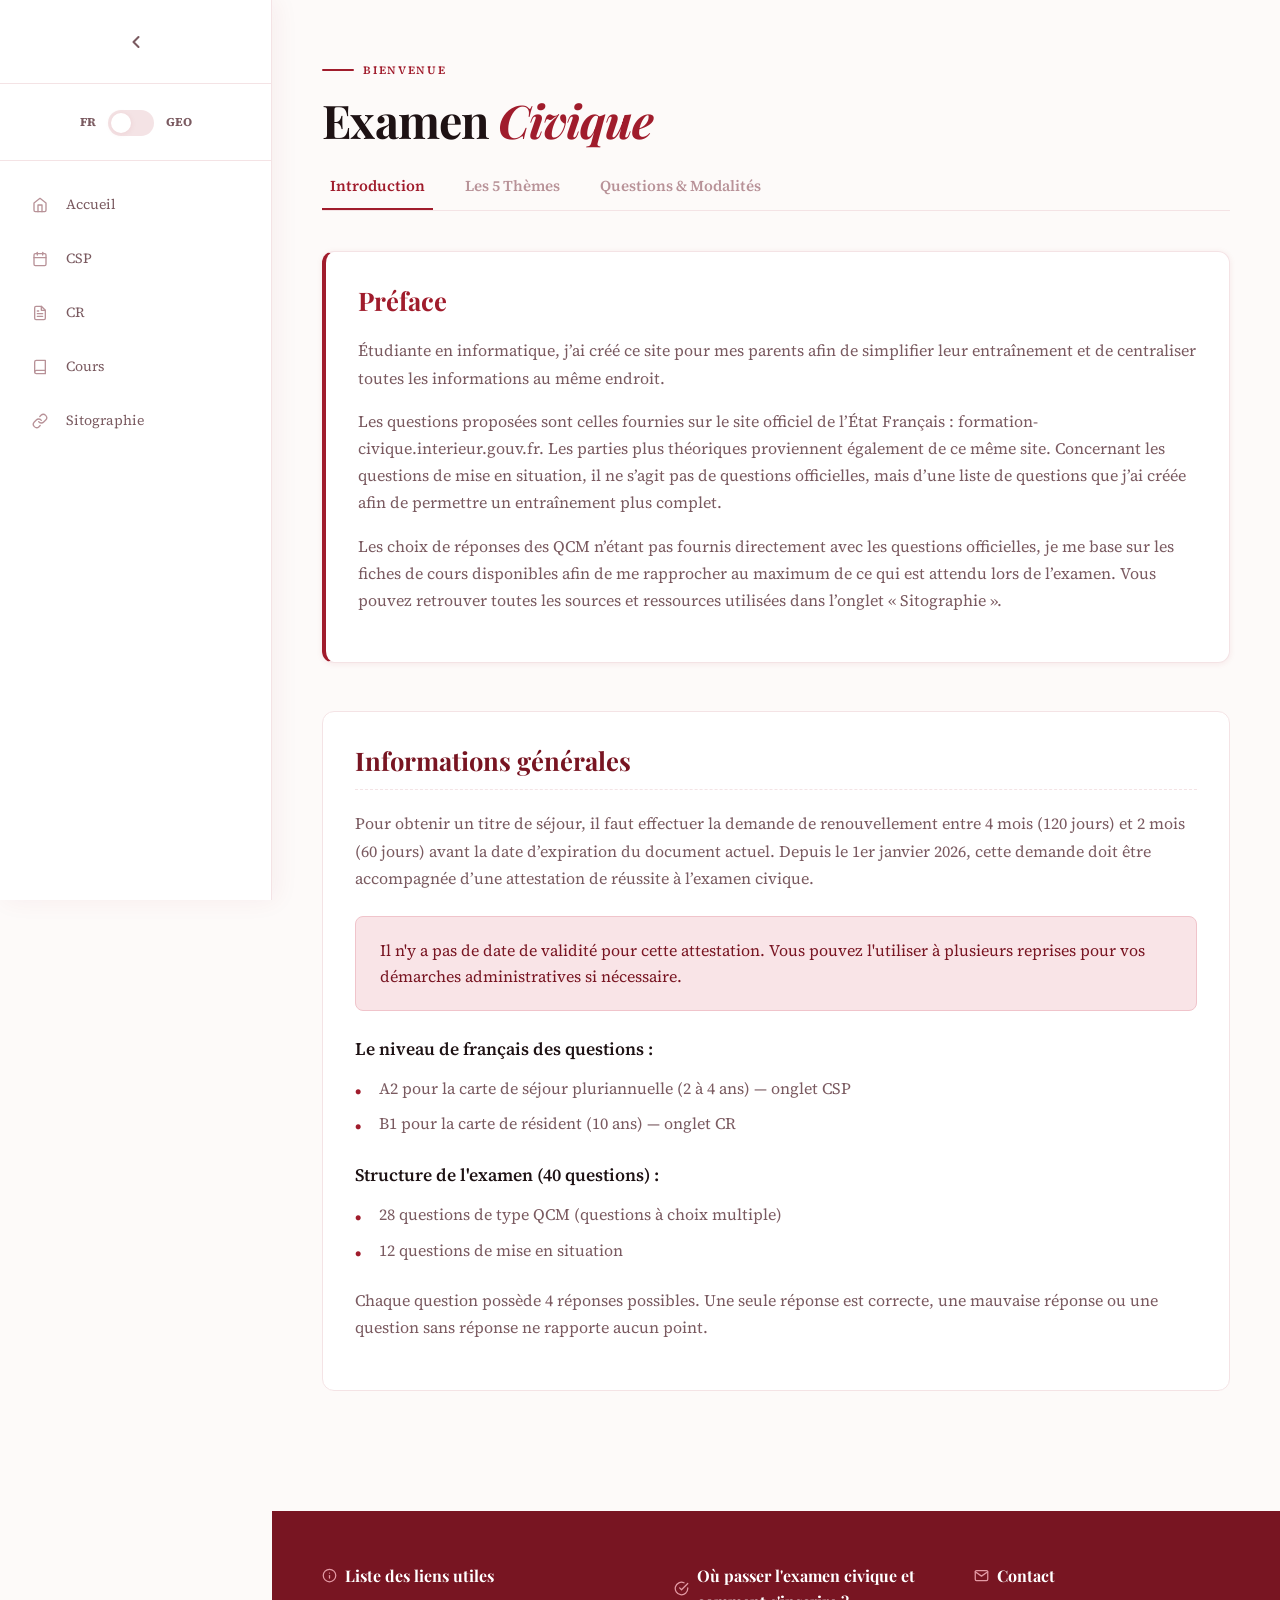
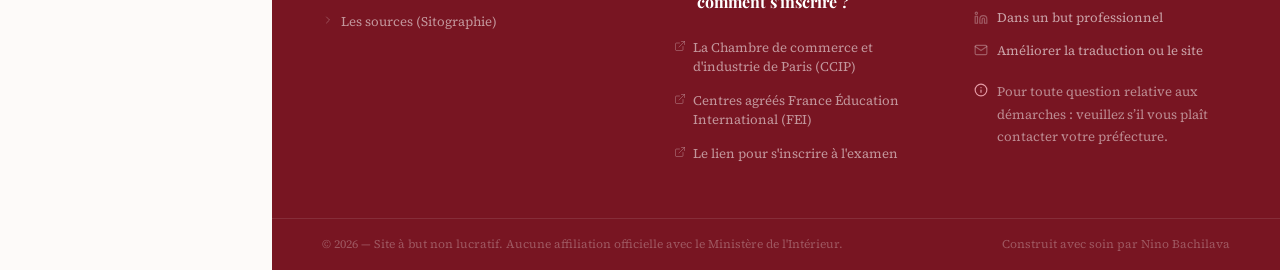
<file: public/pages/acceuil.html>
<!DOCTYPE html>
<html lang="fr">
<head>
  <meta charset="UTF-8">
  <meta name="viewport" content="width=device-width, initial-scale=1.0">
  <title>Accueil | მთავარი</title>
  
  <link rel="preconnect" href="https://fonts.googleapis.com">
  <link rel="preconnect" href="https://fonts.gstatic.com" crossorigin>
  <link href="https://fonts.googleapis.com/css2?family=Noto+Sans+Georgian:wght@300;400;600;700&family=Playfair+Display:ital,wght@0,600;0,700;1,600&family=Source+Serif+4:wght@300;400;600&display=swap" rel="stylesheet">
  
  <link rel="stylesheet" href="../assets/css/style.css">
  <link rel="stylesheet" href="../assets/css/acceuil.css">
</head>
<body>

  <div id="sidebar-container"></div>

  <div class="page-wrapper">
    <main>
      <div class="page-content">
        
        <header class="page-header">
          <span class="page-eyebrow">
            <span data-lang="fr">Bienvenue</span>
            <span data-lang="geo">კეთილი იყოს თქვენი მობრძანება</span>
          </span>
          <h1 class="page-title">
            <span data-lang="fr">Examen <em>Civique</em></span>
            <span data-lang="geo">სამოქალაქო <em>გამოცდა</em></span>
          </h1>
          
          <nav class="page-tabs">
            <button class="tab-btn active" data-target="tab-intro">
              <span data-lang="fr">Introduction</span>
              <span data-lang="geo">შესავალი</span>
            </button>
            <button class="tab-btn" data-target="tab-themes">
              <span data-lang="fr">Les 5 Thèmes</span>
              <span data-lang="geo">5 თემა</span>
            </button>
            <button class="tab-btn" data-target="tab-questions">
              <span data-lang="fr">Questions & Modalités</span>
              <span data-lang="geo">კითხვები და პირობები</span>
            </button>
          </nav>
        </header>

        <div id="tab-intro" class="tab-pane active">
          <section class="content-block preface-block">
            <h2 class="block-title">
              <span data-lang="fr">Préface</span>
              <span data-lang="geo">წინასიტყვაობა</span>
            </h2>
            <p>
              <span data-lang="fr">Étudiante en informatique, j’ai créé ce site pour mes parents afin de simplifier leur entraînement et de centraliser toutes les informations au même endroit.</span>
              <span data-lang="geo">მე, როგორც ინფორმატიკის სტუდენტმა, ეს ვებსაიტი ჩემი მშობლებისთვის შევქმენი, რათა გამარტივებულიყო მათი მომზადება და ერთ ადგილზე გაეკონცენტრებინა მთელი ინფორმაცია.</span>
            </p>
            <p>
              <span data-lang="fr">Les questions proposées sont celles fournies sur le site officiel de l’État Français : formation-civique.interieur.gouv.fr. Les parties plus théoriques proviennent également de ce même site. Concernant les questions de mise en situation, il ne s’agit pas de questions officielles, mais d’une liste de questions que j’ai créée afin de permettre un entraînement plus complet.</span>
              <span data-lang="geo">შემოთავაზებული კითხვები მოცემულია საფრანგეთის სახელმწიფოს ოფიციალურ ვებსაიტზე: formation-civique.interieur.gouv.fr. უფრო თეორიული ნაწილები ასევე ამავე ვებსაიტიდან არის აღებული. რაც შეეხება სიტუაციურ შეკითხვებს, ეს არ არის ოფიციალური შეკითხვები, არამედ შეკითხვების სია, რომელიც მე შევქმენი უფრო სრულყოფილი ვარჯიშისთვის.</span>
            </p>
            <p>
              <span data-lang="fr">Les choix de réponses des QCM n’étant pas fournis directement avec les questions officielles, je me base sur les fiches de cours disponibles afin de me rapprocher au maximum de ce qui est attendu lors de l’examen. Vous pouvez retrouver toutes les sources et ressources utilisées dans l’onglet « Sitographie ».</span>
              <span data-lang="geo">რადგან მრავალჯერადი არჩევანის ტესტების პასუხების ვარიანტები ოფიციალურ კითხვებთან ერთად უშუალოდ არ არის მოწოდებული, მე ვეყრდნობი აქ ხელმისაწვდომ სასწავლო ფურცლებს, რათა მაქსიმალურად მოვიახლოვო ის, რაც გამოცდის დროს მოელიან. გამოყენებული ყველა წყაროს და რესურსს შეგიძლიათ იხილოთ ჩანართში „საიტები“.</span>
            </p>
          </section>

          <section class="content-block">
            <h2 class="block-title">
              <span data-lang="fr">Informations générales</span>
              <span data-lang="geo">ზოგადი ინფორმაცია</span>
            </h2>
            <p>
              <span data-lang="fr">Pour obtenir un titre de séjour, il faut effectuer la demande de renouvellement entre 4 mois (120 jours) et 2 mois (60 jours) avant la date d’expiration du document actuel. Depuis le 1er janvier 2026, cette demande doit être accompagnée d’une attestation de réussite à l’examen civique.</span>
            <span data-lang="geo">ბინადრობის ნებართვის მისაღებად განახლების მოთხოვნა უნდა განხორციელდეს მიმდინარე დოკუმენტის ვადის გასვლამდე 4 თვიდან (120 დღე) 2 თვემდე (60 დღე) ადრე. 2026 წლის 1 იანვრიდან ამ განაცხადს უნდა დაერთოს მოქალაქეობრივი გამოცდის წარმატებით გავლის მოწმობა.</span>
          </p>

          <div class="alert-box">
              <span data-lang="fr">Il n'y a pas de date de validité pour cette attestation. Vous pouvez l'utiliser à plusieurs reprises pour vos démarches administratives si nécessaire.</span>
              <span data-lang="geo">ამ სერტიფიკატს ვადის გასვლის თარიღი არ აქვს. საჭიროების შემთხვევაში, ადმინისტრაციული პროცედურებისთვის მისი გამოყენება რამდენჯერმე შეგიძლიათ.</span>
          </div>
          
          <h3 class="sub-title">
            <span data-lang="fr">Le niveau de français des questions :</span>
            <span data-lang="geo">შეკითხვებისთვის საჭირო ფრანგული ენის დონეა:</span>
          </h3>
          <ul class="styled-list">
            <li>
              <span data-lang="fr">A2 pour la carte de séjour pluriannuelle (2 à 4 ans) — onglet CSP</span>
              <span data-lang="geo">A2 მრავალწლიანი ბინადრობის ბარათისთვის (2-დან 4 წლამდე) — CSP ჩანართი</span>
            </li>
            <li>
              <span data-lang="fr">B1 pour la carte de résident (10 ans) — onglet CR</span>
              <span data-lang="geo">B1 რეზიდენტის ბარათისთვის (10 წელი) — CR ჩანართი</span>
            </li>
          </ul>

          <h3 class="sub-title">
            <span data-lang="fr">Structure de l'examen (40 questions) :</span>
            <span data-lang="geo">გამოცდა მოიცავს 40 შეკითხვას:</span>
          </h3>
          <ul class="styled-list">
            <li>
              <span data-lang="fr">28 questions de type QCM (questions à choix multiple)</span>
              <span data-lang="geo">28 MCQ ტიპის შეკითხვა (მრავალვარიანტიანი შეკითხვები)</span>
            </li>
            <li>
              <span data-lang="fr">12 questions de mise en situation</span>
              <span data-lang="geo">12 სიტუაციური შეკითხვა</span>
            </li>
          </ul>
          <p>
            <span data-lang="fr">Chaque question possède 4 réponses possibles. Une seule réponse est correcte, une mauvaise réponse ou une question sans réponse ne rapporte aucun point.</span>
            <span data-lang="geo">თითოეულ შეკითხვას 4 შესაძლო პასუხი აქვს. მხოლოდ ერთი პასუხია სწორი, არასწორი პასუხისთვის ან უპასუხო კითხვისთვის ქულა არ მიენიჭება..</span>
          </p>
        </div>

        <div id="tab-themes" class="tab-pane">
          <section class="content-block themes-block">
            <h2 class="block-title">
              <span data-lang="fr">Les 5 thèmes de l’examen</span>
              <span data-lang="geo">გამოცდის 5 თემა</span>
            </h2>
            
            <div class="theme-card">
              <h3 class="theme-title">
                <span data-lang="fr">1. Principes et valeurs de la République (11 questions)</span>
                <span data-lang="geo">1. რესპუბლიკის პრინციპები და ღირებულებები (11 შეკითხვა)</span>
              </h3>
              <ul class="styled-list">
                <li>
                  <span data-lang="fr">Devise et symboles de la République (drapeau, hymne national) : 3 questions</span>
                  <span data-lang="geo">რესპუბლიკის დევიზი და სიმბოლოები (დროშა, ეროვნული ჰიმნი): 3 შეკითხვა</span>
                </li>
                <li>
                  <span data-lang="fr">La laïcité (histoire, école, travail, services publics) : 2 questions</span>
                  <span data-lang="geo">სეკულარიზმი (ისტორია, სკოლა, სამუშაო, საჯარო მომსახურება): 2 შეკითხვა</span>
                </li>
                <li>
                  <span data-lang="fr">Mises en situation : 6 questions</span>
                  <span data-lang="geo">სიტუაციური სცენარები: 6 შეკითხვა</span>
                </li>
              </ul>
            </div>

            <div class="theme-card">
              <h3 class="theme-title">
                <span data-lang="fr">2. Système institutionnel et politique (6 questions)</span>
                <span data-lang="geo">2. ინსტიტუციური და პოლიტიკური სისტემა (6 შეკითხვა)</span>
              </h3>
              <ul class="styled-list">
                <li>
                  <span data-lang="fr">Démocratie et droit de vote : 3 questions</span>
                  <span data-lang="geo">დემოკრატია და ხმის მიცემის უფლება: 3 შეკითხვა</span>
                </li>
                <li>
                  <span data-lang="fr">Organisation de la République française : 2 questions</span>
                  <span data-lang="geo">საფრანგეთის რესპუბლიკის ორგანიზაცია: 2 შეკითხვა</span>
                </li>
                <li>
                  <span data-lang="fr">Union européenne : 1 question</span>
                  <span data-lang="geo">ევროკავშირი: 1 შეკითხვა</span>
                </li>
              </ul>
            </div>

            <div class="theme-card">
              <h3 class="theme-title">
                <span data-lang="fr">3. Droits et devoirs (11 questions)</span>
                <span data-lang="geo">3. უფლებები და მოვალეობები (11 შეკითხვა)</span>
              </h3>
              <ul class="styled-list">
                <li>
                  <span data-lang="fr">Droits fondamentaux : 2 questions</span>
                  <span data-lang="geo">ძირითადი უფლებები: 2 შეკითხვა</span>
                </li>
                <li>
                  <span data-lang="fr">Obligations et devoirs en France : 3 questions</span>
                  <span data-lang="geo">ვალდებულებები და მოვალეობები საფრანგეთში: 3 შეკითხვა</span>
                </li>
                <li>
                  <span data-lang="fr">Mises en situation : 6 questions</span>
                  <span data-lang="geo">სიტუაციური ამოცანები: 6 შეკითხვა</span>
                </li>
              </ul>
            </div>

            <div class="theme-card">
              <h3 class="theme-title">
                <span data-lang="fr">4. Histoire, géographie et culture (8 questions)</span>
                <span data-lang="geo">4. ისტორია, გეოგრაფია და კულტურა (8 შეკითხვა)</span>
              </h3>
              <ul class="styled-list">
                <li>
                  <span data-lang="fr">Histoire de France et personnages importants : 3 questions</span>
                  <span data-lang="geo">საფრანგეთის ისტორია და მნიშვნელოვანი პიროვნებები: 3 შეკითხვა</span>
                </li>
                <li>
                  <span data-lang="fr">Géographie de la France : 3 questions</span>
                  <span data-lang="geo">საფრანგეთის გეოგრაფია: 3 შეკითხვა</span>
                </li>
                <li>
                  <span data-lang="fr">Patrimoine français : 2 questions</span>
                  <span data-lang="geo">საფრანგეთის მემკვიდრეობა: 2 შეკითხვა</span>
                </li>
              </ul>
            </div>

            <div class="theme-card">
              <h3 class="theme-title">
                <span data-lang="fr">5. Vivre dans la société française (4 questions)</span>
                <span data-lang="geo">5. ცხოვრება ფრანგულ საზოგადოებაში (4 შეკითხვა)</span>
              </h3>
              <ul class="styled-list">
                <li>
                  <span data-lang="fr">S’installer et résider en France : 1 question</span>
                  <span data-lang="geo">საცხოვრებლის შერჩევა და საფრანგეთში ცხოვრება: 1 შეკითხვა</span>
                </li>
                <li>
                  <span data-lang="fr">Se faire soigner : 1 question</span>
                  <span data-lang="geo">მკურნალობა: 1 შეკითხვა</span>
                </li>
                <li>
                  <span data-lang="fr">Travailler en France : 1 question</span>
                  <span data-lang="geo">სამუშაოს პოვნა საფრანგეთში: 1 შეკითხვა</span>
                </li>
                <li>
                  <span data-lang="fr">Autorité parentale et système éducatif : 1 question</span>
                  <span data-lang="geo">მშობლის უფლებამოსილება და საგანმანათლებლო სისტემა: 1 შეკითხვა</span>
                </li>
              </ul>
            </div>
          </section>
        </div>

        <div id="tab-questions" class="tab-pane">
          <section class="content-block">
            <h2 class="block-title">
              <span data-lang="fr">Qui doit passer l’examen ?</span>
              <span data-lang="geo">ვის უნდა ჩააბაროს გამოცდა</span>
            </h2>
            <p>
              <span data-lang="fr"><strong>Important :</strong> Pour un renouvellement de carte de séjour pluriannuelle ou un renouvellement de carte de résident, vous ne passez pas l’examen civique. Vous passez l’examen uniquement dans les cas suivants :</span>
              <span data-lang="geo"><strong>მნიშვნელოვანია:</strong> მრავალწლიანი ბინადრობის ბარათის განახლების ან რეზიდენტის ბარათის განახლების შემთხვევაში, სამოქალაქო გამოცდას არ ჩააბარებთ. გამოცდას მხოლოდ შემდეგ შემთხვევებში ჩააბარებთ:</span>
            </p>
            <ul class="styled-list">
              <li>
                <span data-lang="fr">Première demande de titre de séjour (2 ou 4 ans)</span>
                <span data-lang="geo">ბინადრობის ნებართვის პირველი მოთხოვნა (2 ან 4 წელი)</span>
              </li>
              <li>
                <span data-lang="fr">Première demande de carte de résident (10 ans)</span>
                <span data-lang="geo">რეზიდენტის ბარათის პირველი მოთხოვნა (10 წელი)</span>
              </li>
            </ul>

            <h3 class="sub-title">
              <span data-lang="fr">Vous ne passez pas l’examen civique si :</span>
              <span data-lang="geo">თქვენ არ ჩააბარებთ სამოქალაქო გამოცდას, თუ:</span>
            </h3>
            <ul class="styled-list">
              <li>
                <span data-lang="fr">Vous bénéficiez de la protection de l’OFPRA (réfugié, protection subsidiaire, apatride)</span>
                <span data-lang="geo">თქვენ სარგებლობთ OFPRA-ს დაცვით (ლტოლვილი, დამატებითი დაცვა, მოქალაქეობის არმქონე პირი)</span>
              </li>
              <li>
                <span data-lang="fr">Vous êtes membre de la famille d’une personne bénéficiant de la protection de l’OFPRA</span>
                <span data-lang="geo">თუ ხართ OFPRA-ს დაცვის ბენეფიციარის ოჯახის წევრი</span>
              </li>
              <li>
                <span data-lang="fr">Vous êtes ressortissant d’un pays ayant signé certains accords particuliers avec la France</span>
                <span data-lang="geo">იმ ქვეყნის მოქალაქე ხართ, რომელმაც საფრანგეთთან გარკვეული სპეციალური შეთანხმებები გააფორმა</span>
              </li>
              <li>
                <span data-lang="fr">Vous avez un handicap ou un état de santé ne permettant pas de passer l’examen (un certificat médical complété et signé par un médecin est nécessaire)</span>
                <span data-lang="geo">გაქვთ შეზღუდული შესაძლებლობა ან ჯანმრთელობის მდგომარეობა, რომელიც არ გაძლევთ გამოცდის ჩაბარების საშუალებას (ამ შემთხვევაში საჭიროა ექიმის მიერ შევსებული და ხელმოწერილი სამედიცინო ცნობა)</span>
              </li>
              <li>
                <span data-lang="fr">Vous avez plus de 65 ans</span>
                <span data-lang="geo">65 წელზე მეტი ასაკის ხართ</span>
              </li>
            </ul>
          </section>

          <section class="content-block">
            <h2 class="block-title">
              <span data-lang="fr">Cas particulier</span>
              <span data-lang="geo">განსაკუთრებული შემთხვევა</span>
            </h2>
            <p>
              <span data-lang="fr">Si vous avez signé le Contrat d’Intégration Républicaine (CIR) avec l’OFII, vous recevrez une convocation pour la formation civique (dates, horaires, nom et adresse du centre). Cette formation civique est obligatoire et dure 4 jours (24 heures au total). Elle constitue une préparation à l’examen civique : le programme de la formation couvre les mêmes thèmes que l’examen.</span>
              <span data-lang="geo">თუ OFII-თან რესპუბლიკურ ინტეგრაციის ხელშეკრულებას (CIR) მოაწერეთ ხელი, მიიღებთ მოწვევას სამოქალაქო ტრენინგზე დასასწრებად (თარიღები, დრო, ცენტრის სახელი და მისამართი). ეს სამოქალაქო ტრენინგი სავალდებულოა და გრძელდება 4 დღე (სულ 24 საათი). ის წარმოადგენს სამოქალაქო გამოცდისთვის მომზადებას: სასწავლო პროგრამა მოიცავს გამოცდის იმავე თემებს.</span>
            </p>
            <p>
              <span data-lang="fr">Si vous participez aux 4 jours de formation, l’OFII vous remet une attestation.</span>
              <span data-lang="geo">თუ 4-დღიან ტრენინგში მიიღებთ მონაწილეობას, OFII მოგცემთ სერტიფიკატს.</span>
            </p>

            <div class="alert-box">
              <svg viewBox="0 0 24 24" fill="none" stroke="currentColor" stroke-width="2" stroke-linecap="round" stroke-linejoin="round"><path d="M10.29 3.86L1.82 18a2 2 0 0 0 1.71 3h16.94a2 2 0 0 0 1.71-3L13.71 3.86a2 2 0 0 0-3.42 0z"></path><line x1="12" y1="9" x2="12" y2="13"></line><line x1="12" y1="17" x2="12.01" y2="17"></line></svg>
              <div>
                <span data-lang="fr">Cette attestation prouve uniquement votre participation à la formation civique. Elle ne remplace pas l’examen civique.</span>
                <span data-lang="geo">ეს სერტიფიკატი მხოლოდ იმას ადასტურებს, რომ თქვენ მიიღეთ მონაწილეობა სამოქალაქო ტრენინგში. ის არ ცვლის სამოქალაქო გამოცდას.</span>
              </div>
            </div>
          </section>

          <section class="content-block">
            <h2 class="block-title">
              <span data-lang="fr">Comment se déroule l’examen ?</span>
              <span data-lang="geo">როგორ ტარდება გამოცდა</span>
            </h2>
            <p>
              <span data-lang="fr">L’examen dure environ 45 minutes et se déroule sur ordinateur ou tablette. Le jour de l’examen, apportez : votre document d’identité ou votre carte de séjour, et votre convocation.</span>
              <span data-lang="geo">გამოცდა დაახლოებით 45 წუთი გრძელდება და ტარდება კომპიუტერზე ან პლანშეტზე. გამოცდის დღეს თან იქონიეთ: თქვენი პირადობის დამადასტურებელი დოკუმენტი ან ბინადრობის ბარათი და თქვენი მოწვევა.</span>
            </p>
            <p>
              <span data-lang="fr">Pensez à vérifier les transports et l’adresse du centre afin d’arriver environ 30 minutes avant l’heure indiquée sur votre convocation. Un surveillant vérifiera vos informations personnelles (nom, prénom, date de naissance, etc.) sur une tablette et prendra une photo.</span>
              <span data-lang="geo">არ დაგავიწყდეთ სატრანსპორტო საშუალებების და ცენტრის მისამართის შემოწმება, რათა მოხვიდეთ თქვენს მოწვევაში მითითებულ დროზე დაახლოებით 30 წუთით ადრე. ზედამხედველი შეამოწმებს თქვენს პერსონალურ ინფორმაციას (გვარი, სახელი, დაბადების თარიღი და ა.შ.) პლანშეტზე და გადაიღებს ფოტოს.</span>
            </p>

            <div class="alert-box alert-info">
              <svg viewBox="0 0 24 24" fill="none" stroke="currentColor" stroke-width="2" stroke-linecap="round" stroke-linejoin="round"><circle cx="12" cy="12" r="10"></circle><line x1="12" y1="16" x2="12" y2="12"></line><line x1="12" y1="8" x2="12.01" y2="8"></line></svg>
              <div>
                <span data-lang="fr"><strong>Bon à savoir :</strong> Vérifiez attentivement les informations affichées sur la tablette, car elles apparaîtront sur votre attestation de réussite. En cas d’erreur, signalez-la immédiatement au surveillant.</span>
                <span data-lang="geo"><strong>სასარგებლო ინფორმაცია:</strong> ყურადღებით შეამოწმეთ პლანშეტზე ნაჩვენები ინფორმაცია, რადგან ის გამოჩნდება თქვენს წარმატების სერტიფიკატზე. შეცდომის შემთხვევაში, დაუყოვნებლივ შეატყობინეთ ზედამხედველს.</span>
              </div>
            </div>

            <p>
              <span data-lang="fr">Pour réussir l’examen, il faut obtenir au minimum 32 bonnes réponses sur 40 (soit 80 % de réussite). Les résultats sont généralement disponibles entre 12 h et 48 h selon les centres.</span>
              <span data-lang="geo">გამოცდის წარმატებით გასავლელად საჭიროა მინიმუმ 40-დან 32 სწორი პასუხი (ანუ 80%-იანი წარმატება). შედეგები, როგორც წესი, ხელმისაწვდომია 12-დან 48 საათამდე, ცენტრების მიხედვით.</span>
            </p>

            <h3 class="sub-title" style="margin-top: 24px;">
              <span data-lang="fr">Où se passe l’examen ?</span>
              <span data-lang="geo">სად ტარდება გამოცდა</span>
            </h3>
            <p>
              <span data-lang="fr">Vous pouvez le passer dans des centres agréés à retrouver sur le site de la CCI. Le prix n’est pas le même dans tous les centres. C’est entre 60 et 90 euros environ, par tentative.</span>
              <span data-lang="geo">შეგიძლიათ ჩააბაროთ ის ავტორიზებულ ცენტრებში, რომელთა პოვნაც შეგიძლიათ CCI-ის ვებგვერდზე. ფასი ყველა ცენტრში ერთნაირი არ არის. თითოეული ცდის ღირებულება დაახლოებით 60-დან 90 ევრომდეა.</span>
            </p>

            <h3 class="sub-title" style="margin-top: 24px;">
              <span data-lang="fr">Comment se préparer ?</span>
              <span data-lang="geo">როგორ მოვემზადო</span>
            </h3>
            <p>
              <span data-lang="fr">Le site officiel propose des informations et des ressources pour préparer l’examen civique, incluant des fiches thématiques avec des explications et la liste officielle des questions de connaissance. Les questions de « mise en situation » ne sont pas publiques. Pour les questions de mise en situation, il faut utiliser ses connaissances dans des situations concrètes de la vie quotidienne.</span>
              <span data-lang="geo">ოფიციალურ ვებსაიტზე გთავაზობთ ინფორმაციას და რესურსებს სამოქალაქო გამოცდისთვის მოსამზადებლად, მათ შორის თემატური ფურცლები განმარტებებით და ცოდნის შემოწმების კითხვების ოფიციალური სია. „სიტუაციური“ კითხვები არ არის საჯარო. სიტუაციური კითხვებისთვის საჭიროა ცოდნის გამოყენება ყოველდღიური ცხოვრების კონკრეტულ სიტუაციებში.</span>
            </p>
          </section>
        </div>

      </div>
    </main>

    <div id="footer-container"></div>
  </div>

  <script src="../assets/js/sidebar.js"></script>
  <script src="../assets/js/lang.js"></script>
  <script src="../assets/js/utils/utils.js"></script>
  <script src="../assets/js/acceuil.js"></script>
</body>
</html>
</file>
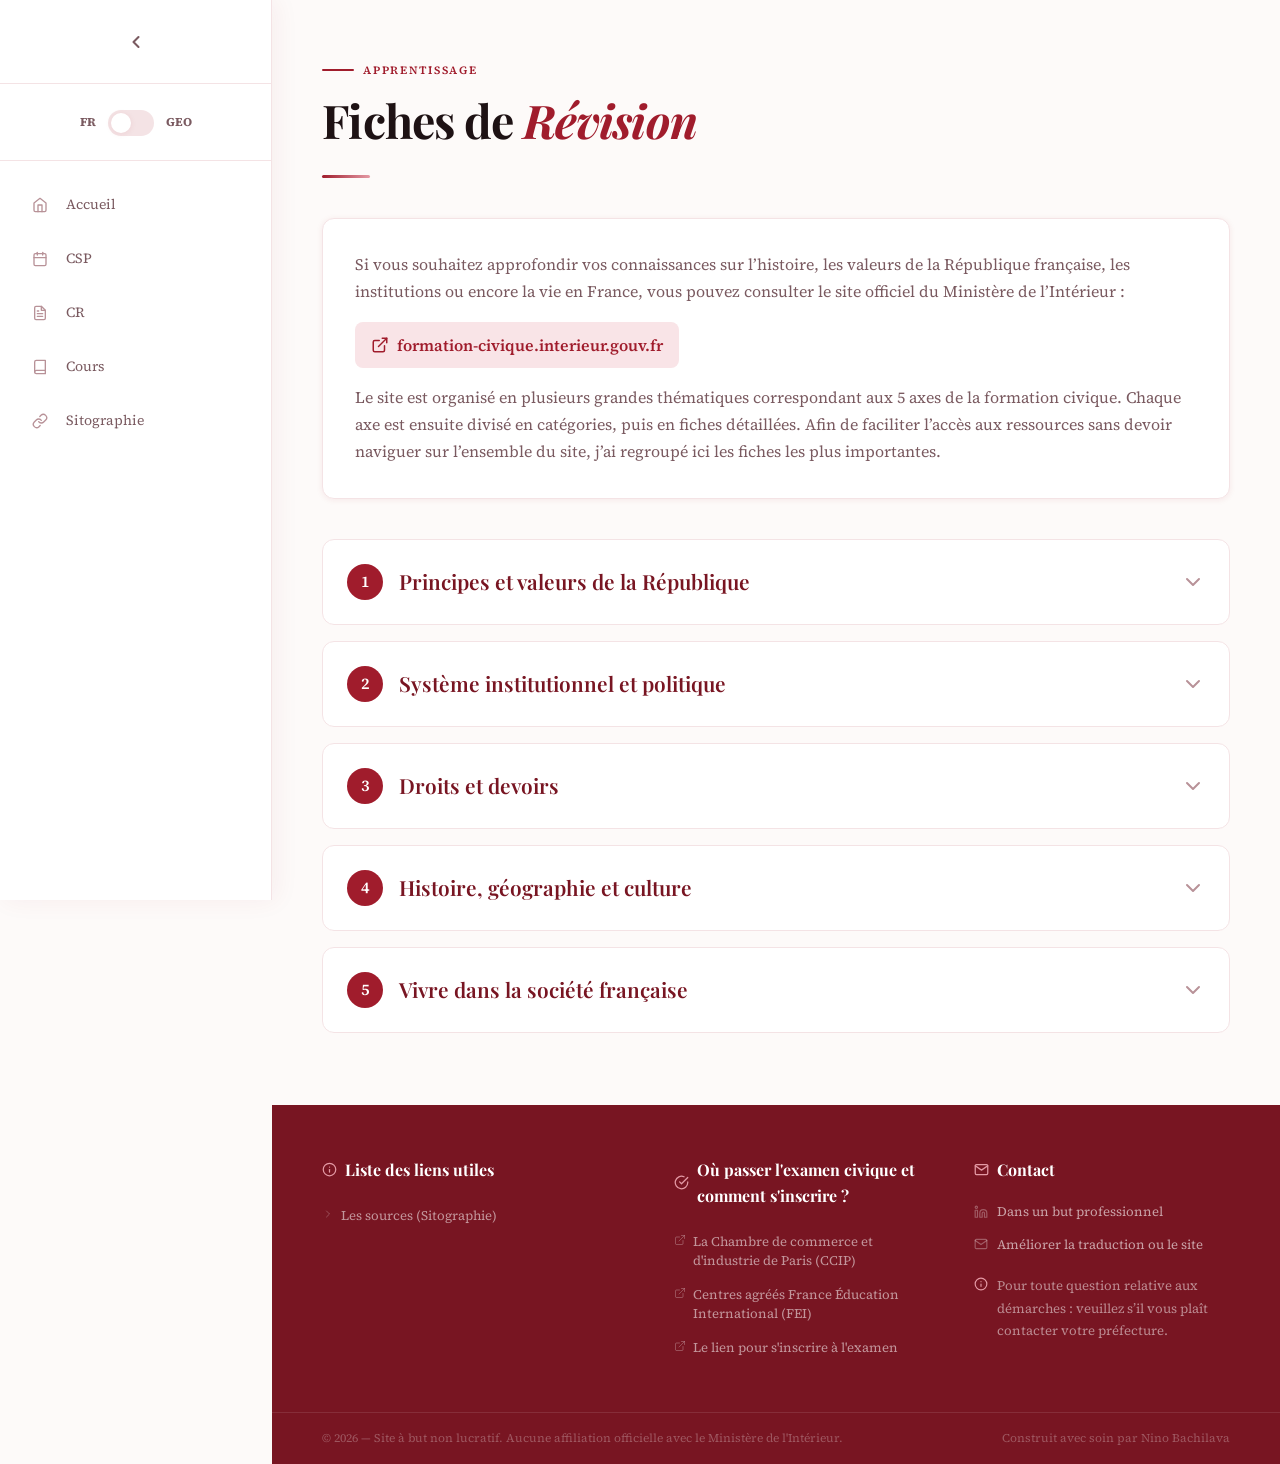
<file: public/pages/cours.html>
<!DOCTYPE html>
<html lang="fr">
<head>
  <meta charset="UTF-8">
  <meta name="viewport" content="width=device-width, initial-scale=1.0">
  <title>Cours | კურსები</title>
  
  <link rel="preconnect" href="https://fonts.googleapis.com">
  <link rel="preconnect" href="https://fonts.gstatic.com" crossorigin>
  <link href="https://fonts.googleapis.com/css2?family=Noto+Sans+Georgian:wght@300;400;600;700&family=Playfair+Display:ital,wght@0,600;0,700;1,600&family=Source+Serif+4:wght@300;400;600&display=swap" rel="stylesheet">
  
  <link rel="stylesheet" href="../assets/css/style.css">
  <link rel="stylesheet" href="../assets/css/cours.css">
</head>
<body>

  <div id="sidebar-container"></div>

  <div class="page-wrapper">
    <main>
      <div class="page-content">
        
        <header class="page-header">
          <span class="page-eyebrow">
            <span data-lang="fr">Apprentissage</span>
            <span data-lang="geo">სწავლა</span>
          </span>
          <h1 class="page-title">
            <span data-lang="fr">Fiches de <em>Révision</em></span>
            <span data-lang="geo">სასწავლო <em>მასალები</em></span>
          </h1>
          <div class="section-divider"></div>
        </header>

        <section class="intro-block">
          <p>
            <span data-lang="fr">Si vous souhaitez approfondir vos connaissances sur l’histoire, les valeurs de la République française, les institutions ou encore la vie en France, vous pouvez consulter le site officiel du Ministère de l’Intérieur :</span>
            <span data-lang="geo">თუ გსურს, გაიღრმავო შენი ცოდნა ისტორიის, საფრანგეთის რესპუბლიკის ღირებულებების, ინსტიტუტების ან საფრანგეთში ცხოვრების შესახებ, შეგიძლია ეწვიო შინაგან საქმეთა სამინისტროს ოფიციალურ ვებსაიტს:</span>
          </p>
          <a href="https://formation-civique.interieur.gouv.fr/fiches-par-thematiques/" class="main-link" target="_blank" rel="noopener">
            <svg viewBox="0 0 24 24" fill="none" stroke="currentColor" stroke-width="2" stroke-linecap="round" stroke-linejoin="round"><path d="M18 13v6a2 2 0 0 1-2 2H5a2 2 0 0 1-2-2V8a2 2 0 0 1 2-2h6"></path><polyline points="15 3 21 3 21 9"></polyline><line x1="10" y1="14" x2="21" y2="3"></line></svg>
            formation-civique.interieur.gouv.fr
          </a>
          <p>
            <span data-lang="fr">Le site est organisé en plusieurs grandes thématiques correspondant aux 5 axes de la formation civique. Chaque axe est ensuite divisé en catégories, puis en fiches détaillées. Afin de faciliter l’accès aux ressources sans devoir naviguer sur l’ensemble du site, j’ai regroupé ici les fiches les plus importantes.</span>
            <span data-lang="geo">ვებსაიტი ორგანიზებულია რამდენიმე ძირითადი თემის მიხედვით, რომლებიც შეესაბამება სამოქალაქო განათლების 5 მიმართულებას. თითოეული მიმართულება იყოფა კატეგორიებად და დეტალურ ფურცლებად. რესურსებზე წვდომის გასამარტივებლად, აქ შევკრიბე ყველაზე მნიშვნელოვანი ფურცლები.</span>
          </p>
        </section>

        <div class="themes-accordion-container">
          
          <details class="theme-accordion">
            <summary class="theme-summary">
              <span class="theme-number">1</span>
              <span class="theme-title" data-lang="fr">Principes et valeurs de la République</span>
              <span class="theme-title" data-lang="geo">რესპუბლიკის პრინციპები და ღირებულებები</span>
              <svg class="chevron" viewBox="0 0 24 24" fill="none" stroke="currentColor" stroke-width="2" stroke-linecap="round" stroke-linejoin="round"><polyline points="6 9 12 15 18 9"></polyline></svg>
            </summary>
            <div class="theme-content">
              <a href="https://formation-civique.interieur.gouv.fr/fiches-par-thematiques/principes-et-valeurs-de-la-republique/" class="theme-cta" target="_blank" rel="noopener">
                <span data-lang="fr">Accéder au thème 1</span>
                <span data-lang="geo">თემა 1-ზე გადასვლა</span>
                <svg viewBox="0 0 24 24" fill="none" stroke="currentColor" stroke-width="2" stroke-linecap="round" stroke-linejoin="round"><line x1="5" y1="12" x2="19" y2="12"></line><polyline points="12 5 19 12 12 19"></polyline></svg>
              </a>

              <div class="sub-themes-grid">
                <div class="sub-theme-card">
                  <h4 data-lang="fr">La devise de la République</h4>
                  <h4 data-lang="geo">რესპუბლიკის დევიზი</h4>
                  <ul class="topic-list">
                    <li><a href="https://formation-civique.interieur.gouv.fr/fiches-par-thematiques/principes-et-valeurs-de-la-republique/devise-et-symboles-de-la-republique/la-devise-francaise/" target="_blank"><span data-lang="fr">La devise française</span><span data-lang="geo">საფრანგეთის დევიზი</span></a></li>
                    <li><a href="https://formation-civique.interieur.gouv.fr/fiches-par-thematiques/principes-et-valeurs-de-la-republique/devise-et-symboles-de-la-republique/la-liberte/" target="_blank"><span data-lang="fr">La liberté</span><span data-lang="geo">თავისუფლება</span></a></li>
                    <li><a href="https://formation-civique.interieur.gouv.fr/fiches-par-thematiques/principes-et-valeurs-de-la-republique/devise-et-symboles-de-la-republique/egalite-1/" target="_blank"><span data-lang="fr">L’égalité (1/3)</span><span data-lang="geo">თანასწორობა</span></a></li>
                    <li><a href="https://formation-civique.interieur.gouv.fr/fiches-par-thematiques/principes-et-valeurs-de-la-republique/devise-et-symboles-de-la-republique/egalite-2/" target="_blank"><span data-lang="fr">L’égalité femmes-hommes</span><span data-lang="geo">ქალთა და მამაკაცთა თანასწორობა</span></a></li>
                    <li><a href="https://formation-civique.interieur.gouv.fr/fiches-par-thematiques/principes-et-valeurs-de-la-republique/devise-et-symboles-de-la-republique/egalite-3/" target="_blank"><span data-lang="fr">La discrimination</span><span data-lang="geo">დისკრიმინაცია</span></a></li>
                    <li><a href="https://formation-civique.interieur.gouv.fr/fiches-par-thematiques/principes-et-valeurs-de-la-republique/devise-et-symboles-de-la-republique/fraternite-1/" target="_blank"><span data-lang="fr">La fraternité (1/2)</span><span data-lang="geo">საუძმეო</span></a></li>
                    <li><a href="https://formation-civique.interieur.gouv.fr/fiches-par-thematiques/principes-et-valeurs-de-la-republique/devise-et-symboles-de-la-republique/fraternite-2/" target="_blank"><span data-lang="fr">La fraternité dans la société</span><span data-lang="geo">საზოგადოებაში ძმობა</span></a></li>
                  </ul>
                </div>
                <div class="sub-theme-card">
                  <h4 data-lang="fr">Les symboles de la République</h4>
                  <h4 data-lang="geo">რესპუბლიკის სიმბოლოები</h4>
                  <ul class="topic-list">
                    <li><a href="https://formation-civique.interieur.gouv.fr/fiches-par-thematiques/principes-et-valeurs-de-la-republique/les-symboles-de-la-republique/le-drapeau-fran%C3%A7ais/" target="_blank"><span data-lang="fr">Le drapeau français</span><span data-lang="geo">საფრანგეთის დროშა</span></a></li>
                    <li><a href="https://formation-civique.interieur.gouv.fr/fiches-par-thematiques/principes-et-valeurs-de-la-republique/les-symboles-de-la-republique/hymne-francais/" target="_blank"><span data-lang="fr">L’hymne national</span><span data-lang="geo">ეროვნული ჰიმნი</span></a></li>
                    <li><a href="https://formation-civique.interieur.gouv.fr/fiches-par-thematiques/principes-et-valeurs-de-la-republique/les-symboles-de-la-republique/marianne/" target="_blank"><span data-lang="fr">Marianne</span><span data-lang="geo">მარიანა</span></a></li>
                    <li><a href="https://formation-civique.interieur.gouv.fr/fiches-par-thematiques/principes-et-valeurs-de-la-republique/les-symboles-de-la-republique/la-fete-nationale/" target="_blank"><span data-lang="fr">La fête nationale</span><span data-lang="geo">ეროვნული დღესასწაული</span></a></li>
                    <li><a href="https://formation-civique.interieur.gouv.fr/fiches-par-thematiques/principes-et-valeurs-de-la-republique/les-symboles-de-la-republique/le-coq/" target="_blank"><span data-lang="fr">Le coq français</span><span data-lang="geo">ფრანგული მამალი</span></a></li>
                  </ul>
                </div>
                <div class="sub-theme-card">
                  <h4 data-lang="fr">La laïcité</h4>
                  <h4 data-lang="geo">სეკულარიზმი</h4>
                  <ul class="topic-list">
                    <li><a href="https://formation-civique.interieur.gouv.fr/fiches-par-thematiques/principes-et-valeurs-de-la-republique/laicite/la-definition-de-la-laicite-1/" target="_blank"><span data-lang="fr">Définition de la laïcité (1/2)</span><span data-lang="geo">სეკულარიზმის განმარტება</span></a></li>
                    <li><a href="https://formation-civique.interieur.gouv.fr/fiches-par-thematiques/principes-et-valeurs-de-la-republique/laicite/definition-laicite-2/" target="_blank"><span data-lang="fr">Définition de la laïcité (2/2)</span><span data-lang="geo">სეკულარიზმის განმარტება</span></a></li>
                    <li><a href="https://formation-civique.interieur.gouv.fr/fiches-par-thematiques/principes-et-valeurs-de-la-republique/laicite/histoire-de-la-laicite/" target="_blank"><span data-lang="fr">Histoire de la laïcité</span><span data-lang="geo">სეკულარიზმის ისტორია</span></a></li>
                    <li><a href="https://formation-civique.interieur.gouv.fr/fiches-par-thematiques/principes-et-valeurs-de-la-republique/laicite/la-laicite-dans-espace-public/" target="_blank"><span data-lang="fr">La laïcité dans l’espace public</span><span data-lang="geo">სეკულარიზმი საჯარო სივრცეში</span></a></li>
                    <li><a href="https://formation-civique.interieur.gouv.fr/fiches-par-thematiques/principes-et-valeurs-de-la-republique/laicite/la-laicite-dans-les-services-publics/" target="_blank"><span data-lang="fr">La laïcité dans les services publics</span><span data-lang="geo">სეკულარიზმი საჯარო სამსახურებში</span></a></li>
                    <li><a href="https://formation-civique.interieur.gouv.fr/fiches-par-thematiques/principes-et-valeurs-de-la-republique/laicite/le-proselytisme/" target="_blank"><span data-lang="fr">Le prosélytisme</span><span data-lang="geo">პროზელიტიზმი</span></a></li>
                    <li><a href="https://formation-civique.interieur.gouv.fr/fiches-par-thematiques/principes-et-valeurs-de-la-republique/laicite/le-blaspheme/" target="_blank"><span data-lang="fr">Le blasphème</span><span data-lang="geo">მკრეხელობა</span></a></li>
                    <li><a href="https://formation-civique.interieur.gouv.fr/fiches-par-thematiques/principes-et-valeurs-de-la-republique/laicite/la-laicite-au-travail/" target="_blank"><span data-lang="fr">La laïcité au travail</span><span data-lang="geo">სეკულარიზმი სამსახურში</span></a></li>
                    <li><a href="https://formation-civique.interieur.gouv.fr/fiches-par-thematiques/principes-et-valeurs-de-la-republique/laicite/la-laicite-a-ecole-1/" target="_blank"><span data-lang="fr">La laïcité à l’école (1/2)</span><span data-lang="geo">სეკულარიზმი სკოლაში (1/2)</span></a></li>
                    <li><a href="https://formation-civique.interieur.gouv.fr/fiches-par-thematiques/principes-et-valeurs-de-la-republique/laicite/la-laicite-a-ecole-2/" target="_blank"><span data-lang="fr">La laïcité à l’école (2/2)</span><span data-lang="geo">სეკულარიზმი სკოლაში (2/2)</span></a></li>
                  </ul>
                </div>
                <div class="sub-theme-card">
                  <h4 data-lang="fr">La langue de la République</h4>
                  <h4 data-lang="geo">რესპუბლიკის ენა</h4>
                  <ul class="topic-list">
                    <li><a href="https://formation-civique.interieur.gouv.fr/fiches-par-thematiques/principes-et-valeurs-de-la-republique/la-langue-de-la-republique/la-langue-fran%C3%A7aise/" target="_blank"><span data-lang="fr">La langue française</span><span data-lang="geo">ფრანგული ენა</span></a></li>
                  </ul>
                </div>
                <div class="sub-theme-card">
                  <h4 data-lang="fr">Le contrat d’engagement républicain</h4>
                  <h4 data-lang="geo">რესპუბლუბიკური ვალდებულების ხელშეკრულება</h4>
                  <ul class="topic-list">
                    <li><a href="https://formation-civique.interieur.gouv.fr/fiches-par-thematiques/principes-et-valeurs-de-la-republique/le-contrat-dengagement-%C3%A0-respecter-les-principes-de-la-republique/le-contrat-engagement-republicain/" target="_blank"><span data-lang="fr">Présentation du contrat</span><span data-lang="geo">ხელშეკრულების პრეზენტაცია</span></a></li>
                  </ul>
                </div>
              </div>
            </div>
          </details>

          <details class="theme-accordion">
            <summary class="theme-summary">
              <span class="theme-number">2</span>
              <span class="theme-title" data-lang="fr">Système institutionnel et politique</span>
              <span class="theme-title" data-lang="geo">ინსტიტუციური და პოლიტიკური სისტემა</span>
              <svg class="chevron" viewBox="0 0 24 24" fill="none" stroke="currentColor" stroke-width="2" stroke-linecap="round" stroke-linejoin="round"><polyline points="6 9 12 15 18 9"></polyline></svg>
            </summary>
            <div class="theme-content">
              <a href="https://formation-civique.interieur.gouv.fr/fiches-par-thematiques/systeme-institutionnel-et-politique/" class="theme-cta" target="_blank" rel="noopener">
                <span data-lang="fr">Accéder au thème 2</span>
                <span data-lang="geo">თემა 2-ზე გადასვლა</span>
                <svg viewBox="0 0 24 24" fill="none" stroke="currentColor" stroke-width="2" stroke-linecap="round" stroke-linejoin="round"><line x1="5" y1="12" x2="19" y2="12"></line><polyline points="12 5 19 12 12 19"></polyline></svg>
              </a>

              <div class="sub-themes-grid">
                <div class="sub-theme-card">
                  <h4 data-lang="fr">État de droit et séparation des pouvoirs</h4>
                  <h4 data-lang="geo">კანონის უზენაესობა და ხელისუფლების განაწილება</h4>
                  <ul class="topic-list">
                    <li><a href="https://formation-civique.interieur.gouv.fr/fiches-par-thematiques/systeme-institutionnel-et-politique/etat-de-droit-et-separation-des-pouvoirs/etat-de-droit-et-separation-des-pouvoirs--presentation-de-letat-de-droit-et-principe-de-la-separation-des-pouvoirs/" target="_blank"><span data-lang="fr">Présentation de l’État de droit</span><span data-lang="geo">კანონის უზენაესობის პრინციპის პრეზენტაცია</span></a></li>
                    <li><a href="https://formation-civique.interieur.gouv.fr/fiches-par-thematiques/systeme-institutionnel-et-politique/etat-de-droit-et-separation-des-pouvoirs/etat-de-droit-et-separation-des-pouvoirs-presentation-des-3-pouvoirs-1/" target="_blank"><span data-lang="fr">Les trois pouvoirs</span><span data-lang="geo">სამი ხელისუფლება</span></a></li>
                    <li><a href="https://formation-civique.interieur.gouv.fr/fiches-par-thematiques/systeme-institutionnel-et-politique/etat-de-droit-et-separation-des-pouvoirs/etat-de-droit-et-separation-des-pouvoirs-presentation-des-3-pouvoirs-2/" target="_blank"><span data-lang="fr">Le pouvoir judiciaire</span><span data-lang="geo">მოსამართლეთა ხელისუფლება</span></a></li>
                  </ul>
                </div>
                <div class="sub-theme-card">
                  <h4 data-lang="fr">Démocratie et droit de vote</h4>
                  <h4 data-lang="geo">დემოკრატია და ხმის მიცემის უფლება</h4>
                  <ul class="topic-list">
                    <li><a href="https://formation-civique.interieur.gouv.fr/fiches-par-thematiques/systeme-institutionnel-et-politique/democratie-et-droit-de-vote/democratie-et-droit-de-vote-la-democratie-et-la-republique-1/" target="_blank"><span data-lang="fr">La démocratie et la République (1/2)</span><span data-lang="geo">დემოკრატია და რესპუბლიკა (1/2)</span></a></li>
                    <li><a href="https://formation-civique.interieur.gouv.fr/fiches-par-thematiques/systeme-institutionnel-et-politique/democratie-et-droit-de-vote/democratie-et-droit-de-vote-la-democratie-et-la-republique-2/" target="_blank"><span data-lang="fr">La démocratie et la République (2/2)</span><span data-lang="geo">დემოკრატია და რესპუბლიკა (2/2)</span></a></li>
                    <li><a href="https://formation-civique.interieur.gouv.fr/fiches-par-thematiques/systeme-institutionnel-et-politique/democratie-et-droit-de-vote/democratie-et-droit-de-vote-les-conditions-pour-voter-en-france-1/" target="_blank"><span data-lang="fr">Les conditions pour voter (1/2)</span><span data-lang="geo">ხმის მიცემის პირობები (1/2)</span></a></li>
                    <li><a href="https://formation-civique.interieur.gouv.fr/fiches-par-thematiques/systeme-institutionnel-et-politique/democratie-et-droit-de-vote/democratie-et-droit-de-vote-les-conditions-pour-voter-en-france-2/" target="_blank"><span data-lang="fr">Les différents types d’élections (2/2)</span><span data-lang="geo">არჩევნების სხვადასხვა ტიპი (2/2)</span></a></li>
                    <li><a href="https://formation-civique.interieur.gouv.fr/fiches-par-thematiques/systeme-institutionnel-et-politique/democratie-et-droit-de-vote/democratie-et-droit-de-vote-le-principe-de-pluralite-des-partis/" target="_blank"><span data-lang="fr">La pluralité des partis</span><span data-lang="geo">პარტიების მრავალფეროვნება</span></a></li>
                    <li><a href="https://formation-civique.interieur.gouv.fr/fiches-par-thematiques/systeme-institutionnel-et-politique/democratie-et-droit-de-vote/comment-voter-une-loi-1/" target="_blank"><span data-lang="fr">Comment une loi est votée (1/2)</span><span data-lang="geo">როგორ ხდება კანონის მიღება (1/2)</span></a></li>
                    <li><a href="https://formation-civique.interieur.gouv.fr/fiches-par-thematiques/systeme-institutionnel-et-politique/democratie-et-droit-de-vote/comment-voter-une-loi-2/" target="_blank"><span data-lang="fr">Comment une loi est votée (2/2)</span><span data-lang="geo">როგორ ხდება კანონის მიღება (2/2)</span></a></li>
                  </ul>
                </div>
                <div class="sub-theme-card">
                  <h4 data-lang="fr">Organisation de la République française</h4>
                  <h4 data-lang="geo">საფრანგეთის რესპუბლიკის ორგანიზაცია</h4>
                  <ul class="topic-list">
                    <li><a href="https://formation-civique.interieur.gouv.fr/fiches-par-thematiques/systeme-institutionnel-et-politique/organisation-de-la-republique-fran%C3%A7aise/le-decoupage-administratif-de-la-france-1/" target="_blank"><span data-lang="fr">Le découpage administratif (1/3)</span><span data-lang="geo">ადმინისტრაციული დაყოფა (1/3)</span></a></li>
                    <li><a href="https://formation-civique.interieur.gouv.fr/fiches-par-thematiques/systeme-institutionnel-et-politique/organisation-de-la-republique-fran%C3%A7aise/le-decoupage-administratif-de-la-france-2/" target="_blank"><span data-lang="fr">La préfecture (2/3)</span><span data-lang="geo">პრეფექტურა (2/3)</span></a></li>
                    <li><a href="https://formation-civique.interieur.gouv.fr/fiches-par-thematiques/systeme-institutionnel-et-politique/organisation-de-la-republique-fran%C3%A7aise/le-decoupage-administratif-de-la-france-3/" target="_blank"><span data-lang="fr">La décentralisation (3/3)</span><span data-lang="geo">დეცენტრალიზაცია (3/3)</span></a></li>
                  </ul>
                </div>
                <div class="sub-theme-card">
                  <h4 data-lang="fr">Institutions européennes</h4>
                  <h4 data-lang="geo">ევროპული ინსტიტუტები</h4>
                  <ul class="topic-list">
                    <li><a href="https://formation-civique.interieur.gouv.fr/fiches-par-thematiques/systeme-institutionnel-et-politique/institutions-europeennes/les-etapes-cles-de-la-construction-europeenne/" target="_blank"><span data-lang="fr">La construction européenne</span><span data-lang="geo">ევროპული ინტეგრაცია</span></a></li>
                    <li><a href="https://formation-civique.interieur.gouv.fr/fiches-par-thematiques/systeme-institutionnel-et-politique/institutions-europeennes/les-symboles-europeens-1/" target="_blank"><span data-lang="fr">Les symboles européens (1/2)</span><span data-lang="geo">ევროპული სიმბოლოები (1/2)</span></a></li>
                    <li><a href="https://formation-civique.interieur.gouv.fr/fiches-par-thematiques/systeme-institutionnel-et-politique/institutions-europeennes/les-symboles-europeens-2/" target="_blank"><span data-lang="fr">Les symboles européens (2/2)</span><span data-lang="geo">ევროპული სიმბოლოები (2/2)</span></a></li>
                    <li><a href="https://formation-civique.interieur.gouv.fr/fiches-par-thematiques/systeme-institutionnel-et-politique/institutions-europeennes/le-fonctionnement-europeen-1/" target="_blank"><span data-lang="fr">Le fonctionnement des institutions (1/2)</span><span data-lang="geo">ევროპული ინსტიტუტების ფუნქციონირება (1/2)</span></a></li>
                    <li><a href="https://formation-civique.interieur.gouv.fr/fiches-par-thematiques/systeme-institutionnel-et-politique/institutions-europeennes/le-fonctionnement-europeen-2/" target="_blank"><span data-lang="fr">Le fonctionnement des institutions (2/2)</span><span data-lang="geo">ევროპული ინსტიტუტების ფუნქციონირება (2/2)</span></a></li>
                    <li><a href="https://formation-civique.interieur.gouv.fr/fiches-par-thematiques/systeme-institutionnel-et-politique/institutions-europeennes/les-elections-europeennes/" target="_blank"><span data-lang="fr">Les élections européennes</span><span data-lang="geo">ევროპარლამენტის არჩევნები</span></a></li>
                  </ul>
                </div>
              </div>
            </div>
          </details>

          <details class="theme-accordion">
            <summary class="theme-summary">
              <span class="theme-number">3</span>
              <span class="theme-title" data-lang="fr">Droits et devoirs</span>
              <span class="theme-title" data-lang="geo">უფლებები და მოვალეობები</span>
              <svg class="chevron" viewBox="0 0 24 24" fill="none" stroke="currentColor" stroke-width="2" stroke-linecap="round" stroke-linejoin="round"><polyline points="6 9 12 15 18 9"></polyline></svg>
            </summary>
            <div class="theme-content">
              <a href="https://formation-civique.interieur.gouv.fr/fiches-par-thematiques/droits-et-devoirs/" class="theme-cta" target="_blank" rel="noopener">
                <span data-lang="fr">Accéder au thème 3</span>
                <span data-lang="geo">თემა 3-ზე გადასვლა</span>
                <svg viewBox="0 0 24 24" fill="none" stroke="currentColor" stroke-width="2" stroke-linecap="round" stroke-linejoin="round"><line x1="5" y1="12" x2="19" y2="12"></line><polyline points="12 5 19 12 12 19"></polyline></svg>
              </a>

              <div class="sub-themes-grid">
                <div class="sub-theme-card">
                  <h4 data-lang="fr">Droits fondamentaux</h4>
                  <h4 data-lang="geo">ძირითადი უფლებები</h4>
                  <ul class="topic-list">
                    <li><a href="https://formation-civique.interieur.gouv.fr/fiches-par-thematiques/droits-et-devoirs/droits-fondamentaux/les-droits-inherents-a-la-personne-humaine/" target="_blank"><span data-lang="fr">Les droits liés à la personne</span><span data-lang="geo">ადამიანის პიროვნებასთან დაკავშირებული უფლებები</span></a></li>
                    <li><a href="https://formation-civique.interieur.gouv.fr/fiches-par-thematiques/droits-et-devoirs/droits-fondamentaux/droits-economiques-sociaux-troisieme-generation/" target="_blank"><span data-lang="fr">Les droits économiques et sociaux</span><span data-lang="geo">ეკონომიკური და სოციალური უფლებები</span></a></li>
                    <li><a href="https://formation-civique.interieur.gouv.fr/fiches-par-thematiques/droits-et-devoirs/droits-fondamentaux/la-diginite-humaine/" target="_blank"><span data-lang="fr">La dignité humaine</span><span data-lang="geo">ადამიანის ღირსება</span></a></li>
                    <li><a href="https://formation-civique.interieur.gouv.fr/fiches-par-thematiques/droits-et-devoirs/droits-fondamentaux/un-droit-fondamental-le-droit-de-disposer-de-son-corps/" target="_blank"><span data-lang="fr">Le droit de disposer de son corps</span><span data-lang="geo">სხეულის განკარგვის უფლება</span></a></li>
                    <li><a href="https://formation-civique.interieur.gouv.fr/fiches-par-thematiques/droits-et-devoirs/droits-fondamentaux/les-libertes-au-sein-du-couple/" target="_blank"><span data-lang="fr">Les libertés dans le couple</span><span data-lang="geo">თავისუფლებები წყვილში</span></a></li>
                    <li><a href="https://formation-civique.interieur.gouv.fr/fiches-par-thematiques/droits-et-devoirs/droits-fondamentaux/un-droit-fondamental-la-citoyennete/" target="_blank"><span data-lang="fr">La citoyenneté</span><span data-lang="geo">მოქალაქეობა</span></a></li>
                    <li><a href="https://formation-civique.interieur.gouv.fr/fiches-par-thematiques/droits-et-devoirs/droits-fondamentaux/les-principaux-textes-la-declaraion-des-droits-de-lhomme-et-du-citoyen/" target="_blank"><span data-lang="fr">La Déclaration des droits (1789)</span><span data-lang="geo">ადამიანისა და მოქალაქის უფლებათა დეკლარაცია</span></a></li>
                    <li><a href="https://formation-civique.interieur.gouv.fr/fiches-par-thematiques/droits-et-devoirs/droits-fondamentaux/les-principaux-textes-la-constitution-de-la-5-republique/" target="_blank"><span data-lang="fr">La Constitution de la Ve République</span><span data-lang="geo">მეხუთე რესპუბლიკის კონსტიტუცია</span></a></li>
                    <li><a href="https://formation-civique.interieur.gouv.fr/fiches-par-thematiques/droits-et-devoirs/droits-fondamentaux/les-principaux-textes-la-charte-de-lenvironnement/" target="_blank"><span data-lang="fr">La Charte de l’environnement</span><span data-lang="geo">გარემოს დაცვის ქარტია</span></a></li>
                  </ul>
                </div>
                <div class="sub-theme-card">
                  <h4 data-lang="fr">Obligations et devoirs en France</h4>
                  <h4 data-lang="geo">ვალდებულებები და მოვალეობები საფრანგეთში</h4>
                  <ul class="topic-list">
                    <li><a href="https://formation-civique.interieur.gouv.fr/fiches-par-thematiques/droits-et-devoirs/obligations-et-devoirs-des-personnes-residant-en-france/la-limite-des-libertes-individuelles/" target="_blank"><span data-lang="fr">Les limites des libertés individuelles</span><span data-lang="geo">პიროვნული თავისუფლებების საზღვრები</span></a></li>
                    <li><a href="https://formation-civique.interieur.gouv.fr/fiches-par-thematiques/droits-et-devoirs/obligations-et-devoirs-des-personnes-residant-en-france/se-conformer-aux-lois-les-infractions/" target="_blank"><span data-lang="fr">Les infractions et le respect des lois</span><span data-lang="geo">დანაშაულები და კანონების დაცვა</span></a></li>
                    <li><a href="https://formation-civique.interieur.gouv.fr/fiches-par-thematiques/droits-et-devoirs/obligations-et-devoirs-des-personnes-residant-en-france/se-conformer-aux-lois-les-acteurs/" target="_blank"><span data-lang="fr">Les acteurs chargés de faire respecter la loi</span><span data-lang="geo">კანონის აღსრულებაზე პასუხისმგებელი პირები</span></a></li>
                    <li><a href="https://formation-civique.interieur.gouv.fr/fiches-par-thematiques/droits-et-devoirs/obligations-et-devoirs-des-personnes-residant-en-france/les-obligations-en-tant-que-resident-francais/" target="_blank"><span data-lang="fr">Les obligations des résidents français</span><span data-lang="geo">საფრანგეთის რეზიდენტების ვალდებულებები</span></a></li>
                    <li><a href="https://formation-civique.interieur.gouv.fr/fiches-par-thematiques/droits-et-devoirs/obligations-et-devoirs-des-personnes-residant-en-france/les-obligations-en-tant-que-citoyen-francais/" target="_blank"><span data-lang="fr">Les devoirs des citoyens français</span><span data-lang="geo">საფრანგეთის მოქალაქეების მოვალეობები</span></a></li>
                    <li><a href="https://formation-civique.interieur.gouv.fr/fiches-par-thematiques/droits-et-devoirs/obligations-et-devoirs-des-personnes-residant-en-france/linterdiction-de-toutes-les-formes-de-violences/" target="_blank"><span data-lang="fr">L’interdiction des violences</span><span data-lang="geo">ძალადობის აკრძალვა</span></a></li>
                    <li><a href="https://formation-civique.interieur.gouv.fr/fiches-par-thematiques/droits-et-devoirs/obligations-et-devoirs-des-personnes-residant-en-france/la-protection-des-victimes-de-violences/" target="_blank"><span data-lang="fr">La protection des victimes</span><span data-lang="geo">დაზარალებულთა დაცვა</span></a></li>
                    <li><a href="https://formation-civique.interieur.gouv.fr/fiches-par-thematiques/droits-et-devoirs/obligations-et-devoirs-des-personnes-residant-en-france/le-role-des-temoins-en-cas-de-violences/" target="_blank"><span data-lang="fr">Le rôle des témoins</span><span data-lang="geo">მოწმეების როლი</span></a></li>
                    <li><a href="https://formation-civique.interieur.gouv.fr/fiches-par-thematiques/droits-et-devoirs/obligations-et-devoirs-des-personnes-residant-en-france/obligations-et-devoirs-des-personnes-residants-en-france-adopter-une-attitude-respectueuse-vis-a-vis-de-environnement/" target="_blank"><span data-lang="fr">Le respect de l’environnement</span><span data-lang="geo">გარემოს პატივისცემა</span></a></li>
                  </ul>
                </div>
              </div>
            </div>
          </details>

          <details class="theme-accordion">
            <summary class="theme-summary">
              <span class="theme-number">4</span>
              <span class="theme-title" data-lang="fr">Histoire, géographie et culture</span>
              <span class="theme-title" data-lang="geo">ისტორია, გეოგრაფია და კულტურა</span>
              <svg class="chevron" viewBox="0 0 24 24" fill="none" stroke="currentColor" stroke-width="2" stroke-linecap="round" stroke-linejoin="round"><polyline points="6 9 12 15 18 9"></polyline></svg>
            </summary>
            <div class="theme-content">
              <a href="https://formation-civique.interieur.gouv.fr/fiches-par-thematiques/histoire-geographie-et-culture/" class="theme-cta" target="_blank" rel="noopener">
                <span data-lang="fr">Accéder au thème 4</span>
                <span data-lang="geo">თემა 4-ზე გადასვლა</span>
                <svg viewBox="0 0 24 24" fill="none" stroke="currentColor" stroke-width="2" stroke-linecap="round" stroke-linejoin="round"><line x1="5" y1="12" x2="19" y2="12"></line><polyline points="12 5 19 12 12 19"></polyline></svg>
              </a>

              <div class="sub-themes-grid">
                <div class="sub-theme-card">
                  <h4 data-lang="fr">Histoire politique de la France</h4>
                  <h4 data-lang="geo">საფრანგეთის პოლიტიკური ისტორია</h4>
                  <ul class="topic-list">
                    <li><a href="https://formation-civique.interieur.gouv.fr/fiches-par-thematiques/histoire-geographie-et-culture/les-regimes-politiques-depuis-1789/les-regimes-politiques/" target="_blank"><span data-lang="fr">Les régimes politiques depuis 1789</span><span data-lang="geo">პოლიტიკური რეჟიმები 1789 წლიდან</span></a></li>
                    <li><a href="https://formation-civique.interieur.gouv.fr/fiches-par-thematiques/histoire-geographie-et-culture/les-regimes-politiques-depuis-1789/la-cinquieme-republique/" target="_blank"><span data-lang="fr">La Ve République</span><span data-lang="geo">მეხუთე რესპუბლიკა</span></a></li>
                    <li><a href="https://formation-civique.interieur.gouv.fr/fiches-par-thematiques/histoire-geographie-et-culture/la-cinquieme-republique/les-presidents-de-la-cinquieme-republique/" target="_blank"><span data-lang="fr">Les présidents de la Ve République</span><span data-lang="geo">მეხუთე რესპუბლიკის პრეზიდენტები</span></a></li>
                    <li><a href="https://formation-civique.interieur.gouv.fr/fiches-par-thematiques/histoire-geographie-et-culture/la-cinquieme-republique/focus-sur-la-cinquieme-republique-5/" target="_blank"><span data-lang="fr">L’abolition de la peine de mort</span><span data-lang="geo">სიკვდილით დასჯის გაუქმება</span></a></li>
                  </ul>
                </div>

                <div class="sub-theme-card">
                  <h4 data-lang="fr">Les conflits mondiaux</h4>
                  <h4 data-lang="geo">მსოფლიო კონფლიქტები</h4>
                  <ul class="topic-list">
                    <li><a href="https://formation-civique.interieur.gouv.fr/fiches-par-thematiques/histoire-geographie-et-culture/les-conflits-mondiaux-et-le-nouvel-ordre-mondial/la-premiere-guerre-mondiale-1/" target="_blank"><span data-lang="fr">La Première Guerre mondiale</span><span data-lang="geo">პირველი მსოფლიო ომი</span></a></li>
                    <li><a href="https://formation-civique.interieur.gouv.fr/fiches-par-thematiques/histoire-geographie-et-culture/les-conflits-mondiaux-et-le-nouvel-ordre-mondial/la-seconde-guerre-mondiale-1939-1945-le-contexte/" target="_blank"><span data-lang="fr">La Seconde Guerre mondiale</span><span data-lang="geo">მეორე მსოფლიო ომი</span></a></li>
                    <li><a href="https://formation-civique.interieur.gouv.fr/fiches-par-thematiques/histoire-geographie-et-culture/zoom-sur/focus-sur-la-seconde-guerre-mondiale-la-shoah/" target="_blank"><span data-lang="fr">La Shoah</span><span data-lang="geo">შოა</span></a></li>
                    <li><a href="https://formation-civique.interieur.gouv.fr/fiches-par-thematiques/histoire-geographie-et-culture/zoom-sur/focus-sur-la-seconde-guerre-mondiale-la-resistance-et-la-lib%C3%A9ration/" target="_blank"><span data-lang="fr">La Résistance et la Libération</span><span data-lang="geo">რეზისტენცია და განთავისუფლება</span></a></li>
                  </ul>
                </div>
                <div class="sub-theme-card">
                  <h4 data-lang="fr">Géographie de la France</h4>
                  <h4 data-lang="geo">საფრანგეთის გეოგრაფია</h4>
                  <ul class="topic-list">
                    <li><a href="https://formation-civique.interieur.gouv.fr/fiches-par-thematiques/histoire-geographie-et-culture/atlas-de-la-france/le-territoire-de-la-france/" target="_blank"><span data-lang="fr">Le territoire français</span><span data-lang="geo">საფრანგეთის ტერიტორია</span></a></li>
                    <li><a href="https://formation-civique.interieur.gouv.fr/fiches-par-thematiques/histoire-geographie-et-culture/atlas-de-la-france/les-frontieres-de-la-france/" target="_blank"><span data-lang="fr">Les frontières</span><span data-lang="geo">საზღვრები</span></a></li>
                    <li><a href="https://formation-civique.interieur.gouv.fr/fiches-par-thematiques/histoire-geographie-et-culture/atlas-de-la-france/les-fleuves-fran%C3%A7ais/" target="_blank"><span data-lang="fr">Les fleuves français</span><span data-lang="geo">საფრანგეთის მდინარეები</span></a></li>
                    <li><a href="https://formation-civique.interieur.gouv.fr/fiches-par-thematiques/histoire-geographie-et-culture/atlas-de-la-france/la-demographie-francaise/" target="_blank"><span data-lang="fr">La démographie</span><span data-lang="geo">დემოგრაფია</span></a></li>
                  </ul>
                </div>
                <div class="sub-theme-card">
                  <h4 data-lang="fr">La France en Europe et dans le monde</h4>
                  <h4 data-lang="geo">საფრანგეთი ევროპასა და მსოფლიოში</h4>
                  <ul class="topic-list">
                    <li><a href="https://formation-civique.interieur.gouv.fr/fiches-par-thematiques/histoire-geographie-et-culture/la-france-dans-leurope-et-dans-le-monde/la-france-dans-l-europe/" target="_blank"><span data-lang="fr">La France dans l’Europe</span><span data-lang="geo">საფრანგეთი ევროპაში</span></a></li>
                    <li><a href="https://formation-civique.interieur.gouv.fr/fiches-par-thematiques/histoire-geographie-et-culture/la-france-dans-leurope-et-dans-le-monde/la-france-dans-le-monde/" target="_blank"><span data-lang="fr">La France dans le monde</span><span data-lang="geo">საფრანგეთი მსოფლიოში</span></a></li>
                    <li><a href="https://formation-civique.interieur.gouv.fr/fiches-par-thematiques/histoire-geographie-et-culture/la-france-dans-leurope-et-dans-le-monde/les-ports-francais/" target="_blank"><span data-lang="fr">Les ports français</span><span data-lang="geo">პორტები და აეროპორტები</span></a></li>
                    <li><a href="https://formation-civique.interieur.gouv.fr/fiches-par-thematiques/histoire-geographie-et-culture/la-france-dans-leurope-et-dans-le-monde/une-puissance-touristique/" target="_blank"><span data-lang="fr">Une puissance touristique</span><span data-lang="geo">ტურიზმი</span></a></li>
                  </ul>
                </div>
                <div class="sub-theme-card">
                  <h4 data-lang="fr">Culture et patrimoine</h4>
                  <h4 data-lang="geo">კულტურა და მემკვიდრეობა</h4>
                  <ul class="topic-list">
                    <li><a href="https://formation-civique.interieur.gouv.fr/fiches-par-thematiques/histoire-geographie-et-culture/culture/patrimoine-francais-la-langue-francaise-dans-le-monde/" target="_blank"><span data-lang="fr">La langue française dans le monde</span><span data-lang="geo">ფრანგული ენა მსოფლიოში</span></a></li>
                    <li><a href="https://formation-civique.interieur.gouv.fr/fiches-par-thematiques/histoire-geographie-et-culture/culture/patrimoine-francais-artistes-emblematiques-parmi-les-auteurs-1/" target="_blank"><span data-lang="fr">Les auteurs français 1/3</span><span data-lang="geo">ფრანგი ავტორები 1/3</span></a></li>
                    <li><a href="https://formation-civique.interieur.gouv.fr/fiches-par-thematiques/histoire-geographie-et-culture/culture/patrimoine-francais-artistes-emblematiques-parmi-les-peintres/" target="_blank"><span data-lang="fr">Les peintres français</span><span data-lang="geo">ფრანგი მხატვრები</span></a></li>
                    <li><a href="https://formation-civique.interieur.gouv.fr/fiches-par-thematiques/histoire-geographie-et-culture/culture/patrimoine-francais-artistes-emblematiques-dans-univers-musique/" target="_blank"><span data-lang="fr">La musique française</span><span data-lang="geo">ფრანგული მუსიკა</span></a></li>
                    <li><a href="https://formation-civique.interieur.gouv.fr/fiches-par-thematiques/histoire-geographie-et-culture/culture/patrimoine-francais-artistes-emblematiques-parmi-les-sculpteurs/" target="_blank"><span data-lang="fr">Les sculpteurs</span><span data-lang="geo">მხატვარი-მხატვრები</span></a></li>
                    <li><a href="https://formation-civique.interieur.gouv.fr/fiches-par-thematiques/histoire-geographie-et-culture/culture/patrimoine-francais-artistes-emblematiques-devenus-francais/" target="_blank"><span data-lang="fr">Les artistes naturalisés français</span><span data-lang="geo">ფრანგი ნატურალიზებული მხატვრები</span></a></li>
                    <li><a href="https://formation-civique.interieur.gouv.fr/fiches-par-thematiques/histoire-geographie-et-culture/culture/patrimoine-francais-acces-a-la-culture/" target="_blank"><span data-lang="fr">L’accès à la culture</span><span data-lang="geo">კულტურაზე წვდომა</span></a></li>
                  </ul>
                </div>
              </div>
            </div>
          </details>

          <details class="theme-accordion">
            <summary class="theme-summary">
              <span class="theme-number">5</span>
              <span class="theme-title" data-lang="fr">Vivre dans la société française</span>
              <span class="theme-title" data-lang="geo">ცხოვრება ფრანგულ საზოგადოებაში</span>
              <svg class="chevron" viewBox="0 0 24 24" fill="none" stroke="currentColor" stroke-width="2" stroke-linecap="round" stroke-linejoin="round"><polyline points="6 9 12 15 18 9"></polyline></svg>
            </summary>
            <div class="theme-content">
              <a href="https://formation-civique.interieur.gouv.fr/fiches-par-thematiques/vivre-dans-la-societe-française/" class="theme-cta" target="_blank" rel="noopener">
                <span data-lang="fr">Accéder au thème 5</span>
                <span data-lang="geo">თემა 5-ზე გადასვლა</span>
                <svg viewBox="0 0 24 24" fill="none" stroke="currentColor" stroke-width="2" stroke-linecap="round" stroke-linejoin="round"><line x1="5" y1="12" x2="19" y2="12"></line><polyline points="12 5 19 12 12 19"></polyline></svg>
              </a>

              <div class="sub-themes-grid">
                <div class="sub-theme-card">
                  <h4 data-lang="fr">Démarches administratives</h4>
                  <h4 data-lang="geo">ადმინისტრაციული პროცედურები</h4>
                  <ul class="topic-list">
                    <li><a href="https://formation-civique.interieur.gouv.fr/fiches-par-thematiques/vivre-dans-la-societe-fran%C3%A7aise/demarches-administratives/les-demarches-du-quotidien-comme-le-permis-de-conduire-1/" target="_blank"><span data-lang="fr">Le permis de conduire</span><span data-lang="geo">მართვის მოწმობა</span></a></li>
                    <li><a href="https://formation-civique.interieur.gouv.fr/fiches-par-thematiques/vivre-dans-la-societe-fran%C3%A7aise/demarches-administratives/les-demarches-du-quotidien-comme-lassurance-responsabilite-civile/" target="_blank"><span data-lang="fr">L’assurance responsabilité civile</span><span data-lang="geo">სამოქალაქო პასუხისმგებლობის დაზღვევა</span></a></li>
                    <li><a href="https://formation-civique.interieur.gouv.fr/fiches-par-thematiques/vivre-dans-la-societe-fran%C3%A7aise/demarches-administratives/l-impot-en-france-et-la-declaration-de-revenus/" target="_blank"><span data-lang="fr">Les impôts et la déclaration</span><span data-lang="geo">გადასახადები და საგადასახადო დეკლარაცია</span></a></li>
                    <li><a href="https://formation-civique.interieur.gouv.fr/fiches-par-thematiques/vivre-dans-la-societe-fran%C3%A7aise/demarches-administratives/les-demarches-relatives-au-sejour-en-france/" target="_blank"><span data-lang="fr">Les démarches liées au séjour</span><span data-lang="geo">ბინადრობასთან დაკავშირებული პროცედურები</span></a></li>
                    <li><a href="https://formation-civique.interieur.gouv.fr/fiches-par-thematiques/vivre-dans-la-societe-fran%C3%A7aise/demarches-administratives/la-declaration-de-naissance/" target="_blank"><span data-lang="fr">La déclaration de naissance</span><span data-lang="geo">დაბადების განცხადება</span></a></li>
                    <li><a href="https://formation-civique.interieur.gouv.fr/fiches-par-thematiques/vivre-dans-la-societe-fran%C3%A7aise/demarches-administratives/la-declaration-de-mariage/" target="_blank"><span data-lang="fr">La déclaration de mariage</span><span data-lang="geo">ქორწინების რეგისტრაცია</span></a></li>
                    <li><a href="https://formation-civique.interieur.gouv.fr/fiches-par-thematiques/vivre-dans-la-societe-fran%C3%A7aise/demarches-administratives/annexe-les-numeros-durgence/" target="_blank"><span data-lang="fr">Les numéros d’urgence</span><span data-lang="geo">საგანგებო სიტუაციების ნომრები</span></a></li>
                  </ul>
                </div>
                <div class="sub-theme-card">
                  <h4 data-lang="fr">Santé</h4>
                  <h4 data-lang="geo">ჯანმრთელობა</h4>
                  <ul class="topic-list">
                    <li><a href="https://formation-civique.interieur.gouv.fr/fiches-par-thematiques/vivre-dans-la-societe-fran%C3%A7aise/sante/acces-aux-soins-le-parcours-de-sante/" target="_blank"><span data-lang="fr">L’accès aux soins</span><span data-lang="geo">მკურნალობაზე წვდომა</span></a></li>
                    <li><a href="https://formation-civique.interieur.gouv.fr/fiches-par-thematiques/vivre-dans-la-societe-fran%C3%A7aise/sante/acces-aux-soins-le-medecin-generaliste/" target="_blank"><span data-lang="fr">Le médecin traitant</span><span data-lang="geo">მკურნალი ექიმი</span></a></li>
                    <li><a href="https://formation-civique.interieur.gouv.fr/fiches-par-thematiques/vivre-dans-la-societe-fran%C3%A7aise/sante/acces-aux-soins-services-et-numeros-d-urgence/" target="_blank"><span data-lang="fr">Les services d’urgence</span><span data-lang="geo">გადაუდებელი დახმარების სამსახურები</span></a></li>
                    <li><a href="https://formation-civique.interieur.gouv.fr/fiches-par-thematiques/vivre-dans-la-societe-fran%C3%A7aise/sante/sante-la-prise-en-charge-en-cas-de-enouvellement-du-titre-de-sejour/" target="_blank"><span data-lang="fr">La couverture maladie</span><span data-lang="geo">სამედიცინო დაზღვევა</span></a></li>
                    <li><a href="https://formation-civique.interieur.gouv.fr/fiches-par-thematiques/vivre-dans-la-societe-fran%C3%A7aise/sante/sante-les-droits-du-patient/" target="_blank"><span data-lang="fr">Les droits et devoirs du patient</span><span data-lang="geo">პაციენტის უფლებები და მოვალეობები</span></a></li>
                  </ul>
                </div>
                <div class="sub-theme-card">
                  <h4 data-lang="fr">Emploi</h4>
                  <h4 data-lang="geo">დასაქმება</h4>
                  <ul class="topic-list">
                    <li><a href="https://formation-civique.interieur.gouv.fr/fiches-par-thematiques/vivre-dans-la-societe-fran%C3%A7aise/emploi/orientation-1/" target="_blank"><span data-lang="fr">L’inscription à France Travail 1/5</span><span data-lang="geo">France Travail-ში რეგისტრაცია 1/5</span></a></li>
                    <li><a href="https://formation-civique.interieur.gouv.fr/fiches-par-thematiques/vivre-dans-la-societe-fran%C3%A7aise/emploi/types-emploi-1/" target="_blank"><span data-lang="fr">Les contrats de travail 1/3</span><span data-lang="geo">შრომითი ხელშეკრულებები 1/3</span></a></li>
                    <li><a href="https://formation-civique.interieur.gouv.fr/fiches-par-thematiques/vivre-dans-la-societe-fran%C3%A7aise/emploi/recrutement-1/" target="_blank"><span data-lang="fr">Le recrutement 1/3</span><span data-lang="geo">დაქირავება 1/3</span></a></li>
                    <li><a href="https://formation-civique.interieur.gouv.fr/fiches-par-thematiques/vivre-dans-la-societe-fran%C3%A7aise/emploi/le-droit-au-travail-1/" target="_blank"><span data-lang="fr">Le droit du travail 1/5</span><span data-lang="geo">შრომის სამართალი 1/5</span></a></li>
                  </ul>
                </div>
                <div class="sub-theme-card">
                  <h4 data-lang="fr">Parentalité et éducation</h4>
                  <h4 data-lang="geo">მშობლობა და აღზრდა</h4>
                  <ul class="topic-list">
                    <li><a href="https://formation-civique.interieur.gouv.fr/fiches-par-thematiques/vivre-dans-la-societe-fran%C3%A7aise/parentalite/les-droits-de-l-enfant/" target="_blank"><span data-lang="fr">Les droits de l’enfant</span><span data-lang="geo">ბავშვის უფლებები</span></a></li>
                    <li><a href="https://formation-civique.interieur.gouv.fr/fiches-par-thematiques/vivre-dans-la-societe-fran%C3%A7aise/parentalite/exercice-de-l-autorite-parentale-1/" target="_blank"><span data-lang="fr">L’autorité parentale</span><span data-lang="geo">მშობლის უფლებამოსილება</span></a></li>
                    <li><a href="https://formation-civique.interieur.gouv.fr/fiches-par-thematiques/vivre-dans-la-societe-fran%C3%A7aise/parentalite/retrait-de-l-autorite-parentale/" target="_blank"><span data-lang="fr">Retrait de l’autorité parentale</span><span data-lang="geo">მშობლის უფლებამოსილება</span></a></li>
                    <li><a href="https://formation-civique.interieur.gouv.fr/fiches-par-thematiques/vivre-dans-la-societe-fran%C3%A7aise/parentalite/le-systeme-educatif/" target="_blank"><span data-lang="fr">Le système éducatif français</span><span data-lang="geo">საფრანგეთის საგანმანათლებლო სისტემა</span></a></li>
                    <li><a href="https://formation-civique.interieur.gouv.fr/fiches-par-thematiques/vivre-dans-la-societe-fran%C3%A7aise/parentalite/l-ecole-pour-les-enfants-allophones/" target="_blank"><span data-lang="fr">L’école pour enfants allophones</span><span data-lang="geo">სკოლა ალოფონური ბავშვებისთვის</span></a></li>
                    <li><a href="https://formation-civique.interieur.gouv.fr/fiches-par-thematiques/vivre-dans-la-societe-fran%C3%A7aise/parentalite/droits-et-devoirs-des-parents-a-l-ecole/" target="_blank"><span data-lang="fr">Le rôle des parents à l’école</span><span data-lang="geo">მშობლების როლი სკოლაში</span></a></li>
                  </ul>
                </div>
              </div>
            </div>
          </details>

        </div>

      </div>
    </main>

    <div id="footer-container"></div>
  </div>

  <script src="../assets/js/sidebar.js"></script>
  <script src="../assets/js/lang.js"></script>
  <script src="../assets/js/utils/utils.js"></script>
  <script src="../assets/js/cours.js"></script>
</body>
</html>
</file>
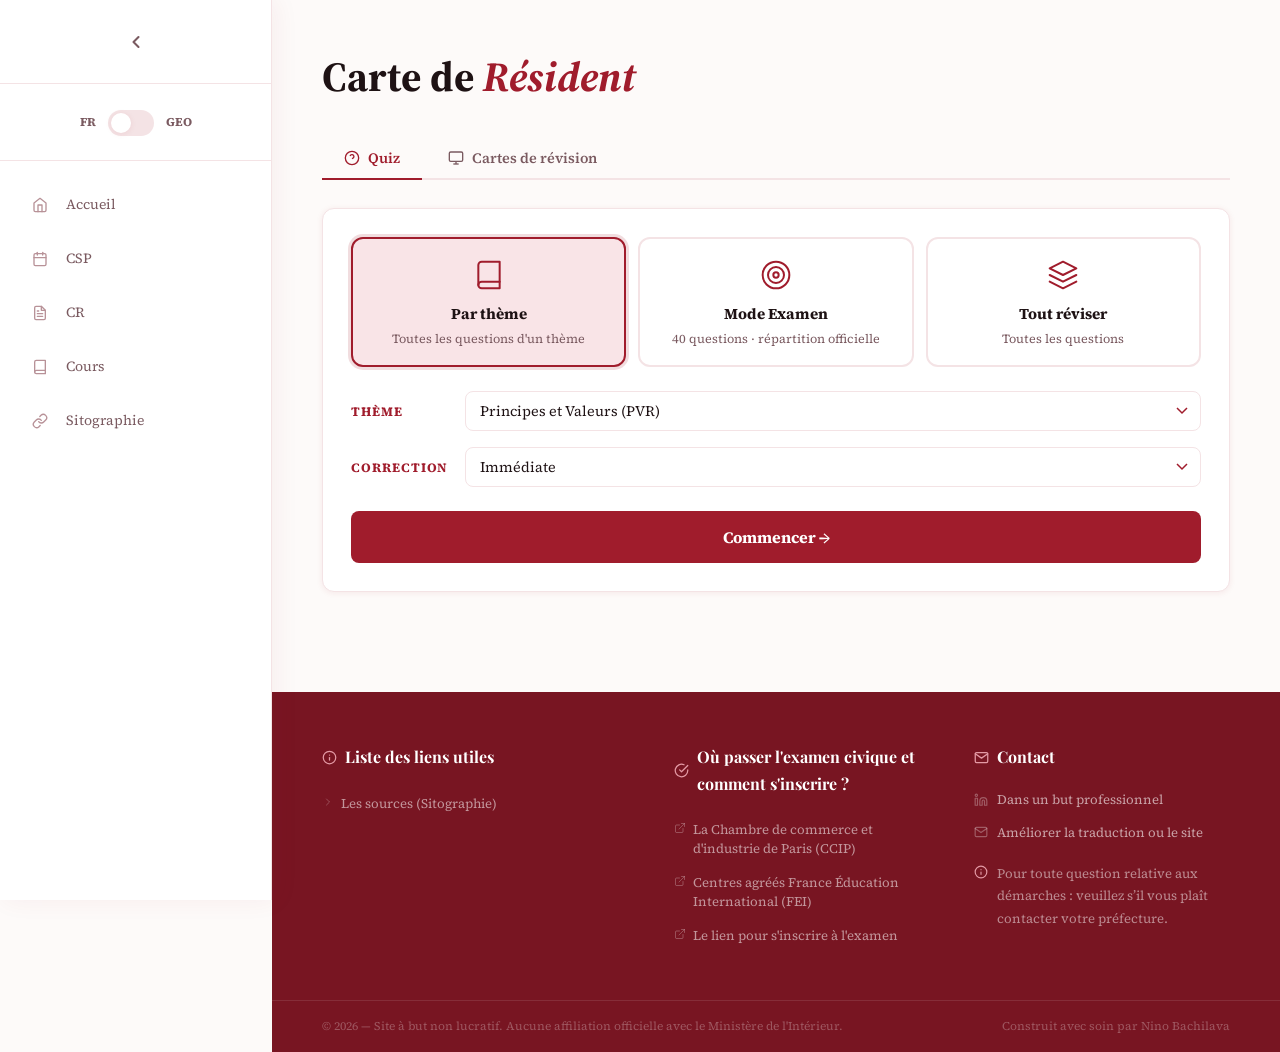
<file: public/pages/cr.html>
<!DOCTYPE html>
<html lang="fr">
<head>
    <meta charset="UTF-8">
    <meta name="viewport" content="width=device-width, initial-scale=1.0">
    <title>Carte de Résident — Quiz & Révision</title>

    <link rel="preconnect" href="https://fonts.googleapis.com">
    <link rel="preconnect" href="https://fonts.gstatic.com" crossorigin>
    <link href="https://fonts.googleapis.com/css2?family=Noto+Sans+Georgian:wght@300;400;600;700&family=Playfair+Display:ital,wght@0,600;0,700;1,600&family=Source+Serif+4:wght@300;400;600&display=swap" rel="stylesheet">

    <link rel="stylesheet" href="../assets/css/style.css">
    <link rel="stylesheet" href="../assets/css/quiz-engine.css">
</head>
<body>
    <div id="sidebar-container"></div>

    <div class="page-wrapper">
        <main class="page-content">

            <!-- EN-TÊTE ─────────────────────────────────── -->
            <header class="page-header">
                <h1 class="page-title">
                    <span data-lang="fr">Carte de <em>Résident</em></span>
                    <span data-lang="geo"><em>ბინადრობის ბარათი</em></span>
                </h1>
            </header>

            <!-- ONGLETS ──────────────────────────────────── -->
            <nav class="page-tabs">
                <button class="tab-btn active" onclick="switchTab('quiz', this)">
                    <svg width="16" height="16" viewBox="0 0 24 24" fill="none" stroke="currentColor" stroke-width="2"><circle cx="12" cy="12" r="10"/><path d="M9.09 9a3 3 0 0 1 5.83 1c0 2-3 3-3 3"/><line x1="12" y1="17" x2="12.01" y2="17"/></svg>
                    <span data-lang="fr">Quiz</span>
                    <span data-lang="geo">ქვიზი</span>
                </button>
                <button class="tab-btn" onclick="switchTab('revision', this)">
                    <svg width="16" height="16" viewBox="0 0 24 24" fill="none" stroke="currentColor" stroke-width="2"><rect x="2" y="3" width="20" height="14" rx="2"/><line x1="8" y1="21" x2="16" y2="21"/><line x1="12" y1="17" x2="12" y2="21"/></svg>
                    <span data-lang="fr">Cartes de révision</span>
                    <span data-lang="geo">სარევიზიო ბარათები</span>
                </button>
            </nav>

            <!-- CONFIGURATION ────────────────────────────── -->
            <section id="quiz-config" class="content-block">

                <!-- ── QUIZ TAB ── -->
                <div id="quiz-tab-content">
                    <div class="mode-tiles">
                        <div class="mode-tile active" onclick="selectMode('quiz','theme',this)">
                            <span class="tile-icon">
                                <svg width="32" height="32" viewBox="0 0 24 24" fill="none" stroke="currentColor" stroke-width="1.5" stroke-linecap="round" stroke-linejoin="round"><path d="M4 19.5A2.5 2.5 0 0 1 6.5 17H20"/><path d="M6.5 2H20v20H6.5A2.5 2.5 0 0 1 4 19.5v-15A2.5 2.5 0 0 1 6.5 2z"/></svg>
                            </span>
                            <span class="tile-title" data-lang="fr">Par thème</span>
                            <span class="tile-title" data-lang="geo">თემის მიხედვით</span>
                            <span class="tile-desc" data-lang="fr">Toutes les questions d'un thème</span>
                            <span class="tile-desc" data-lang="geo">ერთი თემის ყველა კითხვა</span>
                        </div>
                        <div class="mode-tile" onclick="selectMode('quiz','exam',this)">
                            <span class="tile-icon">
                                <svg width="32" height="32" viewBox="0 0 24 24" fill="none" stroke="currentColor" stroke-width="1.5" stroke-linecap="round" stroke-linejoin="round"><circle cx="12" cy="12" r="10"/><circle cx="12" cy="12" r="6"/><circle cx="12" cy="12" r="2"/></svg>
                            </span>
                            <span class="tile-title" data-lang="fr">Mode Examen</span>
                            <span class="tile-title" data-lang="geo">გამოცდის რეჟიმი</span>
                            <span class="tile-desc" data-lang="fr">40 questions · répartition officielle</span>
                            <span class="tile-desc" data-lang="geo">40 კითხვა · ოფიციალური განაწილება</span>
                        </div>
                        <div class="mode-tile" onclick="selectMode('quiz','all',this)">
                            <span class="tile-icon">
                                <svg width="32" height="32" viewBox="0 0 24 24" fill="none" stroke="currentColor" stroke-width="1.5" stroke-linecap="round" stroke-linejoin="round"><polygon points="12 2 2 7 12 12 22 7 12 2"/><polyline points="2 17 12 22 22 17"/><polyline points="2 12 12 17 22 12"/></svg>
                            </span>
                            <span class="tile-title" data-lang="fr">Tout réviser</span>
                            <span class="tile-title" data-lang="geo">სრული განმეორება</span>
                            <span class="tile-desc" data-lang="fr">Toutes les questions</span>
                            <span class="tile-desc" data-lang="geo">ყველა კითხვა</span>
                        </div>
                    </div>

                    <div class="config-row" id="theme-row">
                        <label>
                            <span data-lang="fr">Thème</span>
                            <span data-lang="geo">თემა</span>
                        </label>
                        <select id="theme-select" class="config-select">
                            <option value="PVR" data-fr="Principes et Valeurs (PVR)"    data-geo="პრინციპები და ღირებულებები (PVR)">Principes et Valeurs (PVR)</option>
                            <option value="SIP" data-fr="Système Politique (SIP)"       data-geo="პოლიტიკური სისტემა (SIP)">Système Politique (SIP)</option>
                            <option value="DD"  data-fr="Droits et Devoirs (DD)"        data-geo="უფლებები და მოვალეობები (DD)">Droits et Devoirs (DD)</option>
                            <option value="HGC" data-fr="Histoire &amp; Géographie (HGC)" data-geo="ისტორია და გეოგრაფია (HGC)">Histoire &amp; Géographie (HGC)</option>
                            <option value="VSF" data-fr="Vivre en France (VSF)"         data-geo="ცხოვრება საფრანგეთში (VSF)">Vivre en France (VSF)</option>
                            <option value="OP"  data-fr="Mises en situation"             data-geo="სიტუაციური კითხვები">Mises en situation</option>
                        </select>
                    </div>

                    <div class="config-row">
                        <label>
                            <span data-lang="fr">Correction</span>
                            <span data-lang="geo">გასწორება</span>
                        </label>
                        <select id="correction-mode" class="config-select">
                            <option value="instant" data-fr="Immédiate" data-geo="მყისიერი">Immédiate</option>
                            <option value="end"     data-fr="À la fin"  data-geo="ბოლოს">À la fin</option>
                        </select>
                    </div>
                </div>

                <!-- ── FLASHCARD TAB ── -->
                <div id="fc-tab-content" style="display:none">
                    <div class="mode-tiles">
                        <div class="mode-tile active" onclick="selectMode('fc','theme',this)">
                            <span class="tile-icon">
                                <svg width="32" height="32" viewBox="0 0 24 24" fill="none" stroke="currentColor" stroke-width="1.5" stroke-linecap="round" stroke-linejoin="round"><rect x="2" y="5" width="20" height="14" rx="2"/><line x1="2" y1="10" x2="22" y2="10"/></svg>
                            </span>
                            <span class="tile-title" data-lang="fr">Par thème</span>
                            <span class="tile-title" data-lang="geo">თემის მიხედვით</span>
                            <span class="tile-desc" data-lang="fr">Toutes les fiches d'un thème</span>
                            <span class="tile-desc" data-lang="geo">ერთი თემის ყველა ბარათი</span>
                        </div>
                        <div class="mode-tile" onclick="selectMode('fc','random40',this)">
                            <span class="tile-icon">
                                <svg width="32" height="32" viewBox="0 0 24 24" fill="none" stroke="currentColor" stroke-width="1.5" stroke-linecap="round" stroke-linejoin="round"><polyline points="16 3 21 3 21 8"/><line x1="4" y1="20" x2="21" y2="3"/><polyline points="21 16 21 21 16 21"/><line x1="15" y1="15" x2="21" y2="21"/><line x1="4" y1="4" x2="9" y2="9"/></svg>
                            </span>
                            <span class="tile-title" data-lang="fr">40 fiches</span>
                            <span class="tile-title" data-lang="geo">40 ბარათი</span>
                            <span class="tile-desc" data-lang="fr">Sélection aléatoire</span>
                            <span class="tile-desc" data-lang="geo">შემთხვევითი არჩევანი</span>
                        </div>
                        <div class="mode-tile" onclick="selectMode('fc','all',this)">
                            <span class="tile-icon">
                                <svg width="32" height="32" viewBox="0 0 24 24" fill="none" stroke="currentColor" stroke-width="1.5" stroke-linecap="round" stroke-linejoin="round"><rect x="3" y="3" width="7" height="7"/><rect x="14" y="3" width="7" height="7"/><rect x="3" y="14" width="7" height="7"/><rect x="14" y="14" width="7" height="7"/></svg>
                            </span>
                            <span class="tile-title" data-lang="fr">Toutes les fiches</span>
                            <span class="tile-title" data-lang="geo">ყველა ბარათი</span>
                            <span class="tile-desc" data-lang="fr">Révision complète</span>
                            <span class="tile-desc" data-lang="geo">სრული განმეორება</span>
                        </div>
                    </div>

                    <div class="config-row" id="fc-theme-row">
                        <label>
                            <span data-lang="fr">Thème</span>
                            <span data-lang="geo">თემა</span>
                        </label>
                        <select id="fc-theme-select" class="config-select">
                            <option value="PVR" data-fr="Principes et Valeurs (PVR)"    data-geo="პრინციპები და ღირებულებები (PVR)">Principes et Valeurs (PVR)</option>
                            <option value="SIP" data-fr="Système Politique (SIP)"       data-geo="პოლიტიკური სისტემა (SIP)">Système Politique (SIP)</option>
                            <option value="DD"  data-fr="Droits et Devoirs (DD)"        data-geo="უფლებები და მოვალეობები (DD)">Droits et Devoirs (DD)</option>
                            <option value="HGC" data-fr="Histoire &amp; Géographie (HGC)" data-geo="ისტორია და გეოგრაფია (HGC)">Histoire &amp; Géographie (HGC)</option>
                            <option value="VSF" data-fr="Vivre en France (VSF)"         data-geo="ცხოვრება საფრანგეთში (VSF)">Vivre en France (VSF)</option>
                            <option value="OP"  data-fr="Mises en situation"             data-geo="სიტუაციური კითხვები">Mises en situation</option>
                        </select>
                    </div>

                </div>

                <button id="start-btn" class="main-btn start-btn">
                    <span data-lang="fr">Commencer →</span>
                    <span data-lang="geo">დაწყება →</span>
                </button>
            </section>

            <!-- AFFICHAGE QUIZ ───────────────────────────── -->
            <section id="quiz-display" style="display:none">
                <div class="quiz-header">
                    <button class="quit-btn" onclick="quitQuiz()">
                        <svg width="14" height="14" viewBox="0 0 24 24" fill="none" stroke="currentColor" stroke-width="2" stroke-linecap="round" stroke-linejoin="round"><polyline points="15 18 9 12 15 6"/></svg>
                        <span data-lang="fr">Quitter</span>
                        <span data-lang="geo">გასვლა</span>
                    </button>
                </div>
                <div id="progress-label" class="progress-label">0 / 0</div>
                <div id="quiz-progress-bar" class="progress-bar">
                    <div id="progress-fill" class="progress-fill"></div>
                </div>
                <div id="question-container"></div>
            </section>

        </main>
        <div id="footer-container"></div>
    </div>

    <script src="../assets/js/sidebar.js"></script>
    <script src="../assets/js/lang.js"></script>
    <script src="../assets/js/utils/utils.js"></script>
    <script type="module" src="../assets/js/quiz-engine.js"></script>
</body>
</html>
</file>
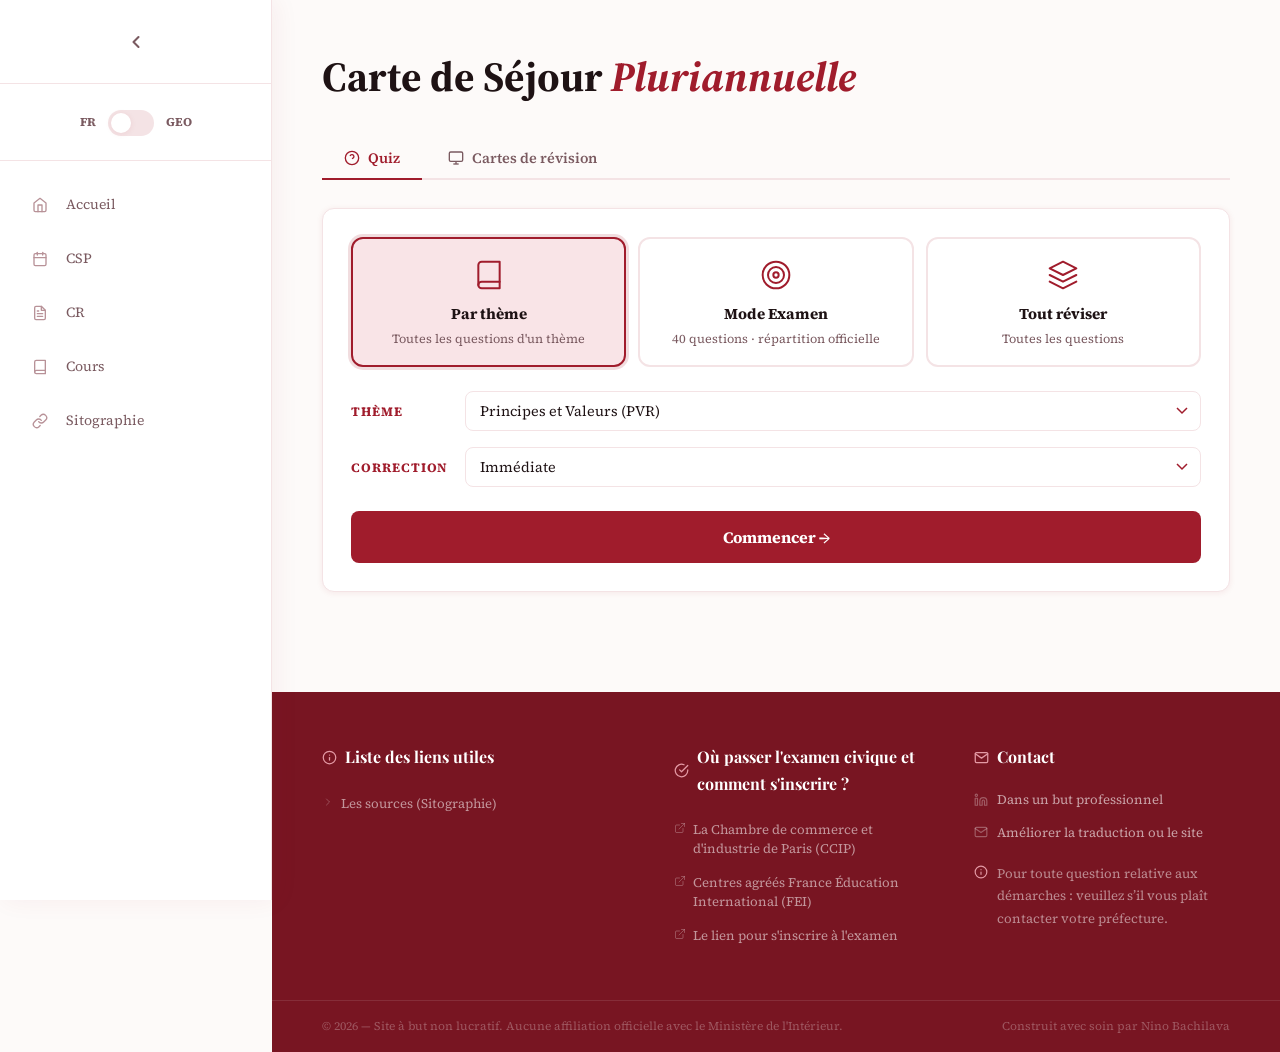
<file: public/pages/csp.html>
<!DOCTYPE html>
<html lang="fr">
<head>
    <meta charset="UTF-8">
    <meta name="viewport" content="width=device-width, initial-scale=1.0">
    <title>Carte de Séjour Pluriannuelle — Quiz & Révision</title>

    <link rel="preconnect" href="https://fonts.googleapis.com">
    <link rel="preconnect" href="https://fonts.gstatic.com" crossorigin>
    <link href="https://fonts.googleapis.com/css2?family=Noto+Sans+Georgian:wght@300;400;600;700&family=Playfair+Display:ital,wght@0,600;0,700;1,600&family=Source+Serif+4:wght@300;400;600&display=swap" rel="stylesheet">

    <link rel="stylesheet" href="../assets/css/style.css">
    <link rel="stylesheet" href="../assets/css/quiz-engine.css">
</head>
<body>
    <div id="sidebar-container"></div>

    <div class="page-wrapper">
        <main class="page-content">

            <!-- EN-TÊTE ─────────────────────────────────── -->
            <header class="page-header">
                <h1 class="page-title">
                    <span data-lang="fr">Carte de Séjour <em>Pluriannuelle</em></span>
                    <span data-lang="geo"><em>მრავალწლიანი ბინადრობის ბარათი</em></span>
                </h1>
            </header>

            <!-- ONGLETS ──────────────────────────────────── -->
            <nav class="page-tabs">
                <button class="tab-btn active" onclick="switchTab('quiz', this)">
                    <svg width="16" height="16" viewBox="0 0 24 24" fill="none" stroke="currentColor" stroke-width="2"><circle cx="12" cy="12" r="10"/><path d="M9.09 9a3 3 0 0 1 5.83 1c0 2-3 3-3 3"/><line x1="12" y1="17" x2="12.01" y2="17"/></svg>
                    <span data-lang="fr">Quiz</span>
                    <span data-lang="geo">ქვიზი</span>
                </button>
                <button class="tab-btn" onclick="switchTab('revision', this)">
                    <svg width="16" height="16" viewBox="0 0 24 24" fill="none" stroke="currentColor" stroke-width="2"><rect x="2" y="3" width="20" height="14" rx="2"/><line x1="8" y1="21" x2="16" y2="21"/><line x1="12" y1="17" x2="12" y2="21"/></svg>
                    <span data-lang="fr">Cartes de révision</span>
                    <span data-lang="geo">სარევიზიო ბარათები</span>
                </button>
            </nav>

            <!-- CONFIGURATION ────────────────────────────── -->
            <section id="quiz-config" class="content-block">

                <!-- ── QUIZ TAB ── -->
                <div id="quiz-tab-content">
                    <div class="mode-tiles">
                        <div class="mode-tile active" onclick="selectMode('quiz','theme',this)">
                            <span class="tile-icon">
                                <svg width="32" height="32" viewBox="0 0 24 24" fill="none" stroke="currentColor" stroke-width="1.5" stroke-linecap="round" stroke-linejoin="round"><path d="M4 19.5A2.5 2.5 0 0 1 6.5 17H20"/><path d="M6.5 2H20v20H6.5A2.5 2.5 0 0 1 4 19.5v-15A2.5 2.5 0 0 1 6.5 2z"/></svg>
                            </span>
                            <span class="tile-title" data-lang="fr">Par thème</span>
                            <span class="tile-title" data-lang="geo">თემის მიხედვით</span>
                            <span class="tile-desc" data-lang="fr">Toutes les questions d'un thème</span>
                            <span class="tile-desc" data-lang="geo">ერთი თემის ყველა კითხვა</span>
                        </div>
                        <div class="mode-tile" onclick="selectMode('quiz','exam',this)">
                            <span class="tile-icon">
                                <svg width="32" height="32" viewBox="0 0 24 24" fill="none" stroke="currentColor" stroke-width="1.5" stroke-linecap="round" stroke-linejoin="round"><circle cx="12" cy="12" r="10"/><circle cx="12" cy="12" r="6"/><circle cx="12" cy="12" r="2"/></svg>
                            </span>
                            <span class="tile-title" data-lang="fr">Mode Examen</span>
                            <span class="tile-title" data-lang="geo">გამოცდის რეჟიმი</span>
                            <span class="tile-desc" data-lang="fr">40 questions · répartition officielle</span>
                            <span class="tile-desc" data-lang="geo">40 კითხვა · ოფიციალური განაწილება</span>
                        </div>
                        <div class="mode-tile" onclick="selectMode('quiz','all',this)">
                            <span class="tile-icon">
                                <svg width="32" height="32" viewBox="0 0 24 24" fill="none" stroke="currentColor" stroke-width="1.5" stroke-linecap="round" stroke-linejoin="round"><polygon points="12 2 2 7 12 12 22 7 12 2"/><polyline points="2 17 12 22 22 17"/><polyline points="2 12 12 17 22 12"/></svg>
                            </span>
                            <span class="tile-title" data-lang="fr">Tout réviser</span>
                            <span class="tile-title" data-lang="geo">სრული განმეორება</span>
                            <span class="tile-desc" data-lang="fr">Toutes les questions</span>
                            <span class="tile-desc" data-lang="geo">ყველა კითხვა</span>
                        </div>
                    </div>

                    <div class="config-row" id="theme-row">
                        <label>
                            <span data-lang="fr">Thème</span>
                            <span data-lang="geo">თემა</span>
                        </label>
                        <select id="theme-select" class="config-select">
                            <option value="PVR" data-fr="Principes et Valeurs (PVR)"       data-geo="პრინციპები და ღირებულებები (PVR)">Principes et Valeurs (PVR)</option>
                            <option value="SIP" data-fr="Système Institutionnel (SIP)"     data-geo="ინსტიტუციური სისტემა (SIP)">Système Institutionnel (SIP)</option>
                            <option value="DD"  data-fr="Droits et Devoirs (DD)"           data-geo="უფლებები და მოვალეობები (DD)">Droits et Devoirs (DD)</option>
                            <option value="HGC" data-fr="Histoire, Géo &amp; Culture (HGC)" data-geo="ისტორია, გეო და კულტურა (HGC)">Histoire, Géo &amp; Culture (HGC)</option>
                            <option value="VSF" data-fr="Vivre en France (VSF)"             data-geo="ცხოვრება საფრანგეთში (VSF)">Vivre en France (VSF)</option>
                            <option value="OP"  data-fr="Mises en situation"                data-geo="სიტუაციური კითხვები">Mises en situation</option>
                        </select>
                    </div>

                    <div class="config-row">
                        <label>
                            <span data-lang="fr">Correction</span>
                            <span data-lang="geo">გასწორება</span>
                        </label>
                        <select id="correction-mode" class="config-select">
                            <option value="instant" data-fr="Immédiate" data-geo="მყისიერი">Immédiate</option>
                            <option value="end"     data-fr="À la fin"  data-geo="ბოლოს">À la fin</option>
                        </select>
                    </div>
                </div>

                <!-- ── FLASHCARD TAB ── -->
                <div id="fc-tab-content" style="display:none">
                    <div class="mode-tiles">
                        <div class="mode-tile active" onclick="selectMode('fc','theme',this)">
                            <span class="tile-icon">
                                <svg width="32" height="32" viewBox="0 0 24 24" fill="none" stroke="currentColor" stroke-width="1.5" stroke-linecap="round" stroke-linejoin="round"><rect x="2" y="5" width="20" height="14" rx="2"/><line x1="2" y1="10" x2="22" y2="10"/></svg>
                            </span>
                            <span class="tile-title" data-lang="fr">Par thème</span>
                            <span class="tile-title" data-lang="geo">თემის მიხედვით</span>
                            <span class="tile-desc" data-lang="fr">Toutes les fiches d'un thème</span>
                            <span class="tile-desc" data-lang="geo">ერთი თემის ყველა ბარათი</span>
                        </div>
                        <div class="mode-tile" onclick="selectMode('fc','random40',this)">
                            <span class="tile-icon">
                                <svg width="32" height="32" viewBox="0 0 24 24" fill="none" stroke="currentColor" stroke-width="1.5" stroke-linecap="round" stroke-linejoin="round"><polyline points="16 3 21 3 21 8"/><line x1="4" y1="20" x2="21" y2="3"/><polyline points="21 16 21 21 16 21"/><line x1="15" y1="15" x2="21" y2="21"/><line x1="4" y1="4" x2="9" y2="9"/></svg>
                            </span>
                            <span class="tile-title" data-lang="fr">40 fiches</span>
                            <span class="tile-title" data-lang="geo">40 ბარათი</span>
                            <span class="tile-desc" data-lang="fr">Sélection aléatoire</span>
                            <span class="tile-desc" data-lang="geo">შემთხვევითი არჩევანი</span>
                        </div>
                        <div class="mode-tile" onclick="selectMode('fc','all',this)">
                            <span class="tile-icon">
                                <svg width="32" height="32" viewBox="0 0 24 24" fill="none" stroke="currentColor" stroke-width="1.5" stroke-linecap="round" stroke-linejoin="round"><rect x="3" y="3" width="7" height="7"/><rect x="14" y="3" width="7" height="7"/><rect x="3" y="14" width="7" height="7"/><rect x="14" y="14" width="7" height="7"/></svg>
                            </span>
                            <span class="tile-title" data-lang="fr">Toutes les fiches</span>
                            <span class="tile-title" data-lang="geo">ყველა ბარათი</span>
                            <span class="tile-desc" data-lang="fr">Révision complète</span>
                            <span class="tile-desc" data-lang="geo">სრული განმეორება</span>
                        </div>
                    </div>

                    <div class="config-row" id="fc-theme-row">
                        <label>
                            <span data-lang="fr">Thème</span>
                            <span data-lang="geo">თემა</span>
                        </label>
                        <select id="fc-theme-select" class="config-select">
                            <option value="PVR" data-fr="Principes et Valeurs (PVR)"       data-geo="პრინციპები და ღირებულებები (PVR)">Principes et Valeurs (PVR)</option>
                            <option value="SIP" data-fr="Système Institutionnel (SIP)"     data-geo="ინსტიტუციური სისტემა (SIP)">Système Institutionnel (SIP)</option>
                            <option value="DD"  data-fr="Droits et Devoirs (DD)"           data-geo="უფლებები და მოვალეობები (DD)">Droits et Devoirs (DD)</option>
                            <option value="HGC" data-fr="Histoire, Géo &amp; Culture (HGC)" data-geo="ისტორია, გეო და კულტურა (HGC)">Histoire, Géo &amp; Culture (HGC)</option>
                            <option value="VSF" data-fr="Vivre en France (VSF)"             data-geo="ცხოვრება საფრანგეთში (VSF)">Vivre en France (VSF)</option>
                            <option value="OP"  data-fr="Mises en situation"                data-geo="სიტუაციური კითხვები">Mises en situation</option>
                        </select>
                    </div>

                </div>

                <button id="start-btn" class="main-btn start-btn">
                    <span data-lang="fr">Commencer →</span>
                    <span data-lang="geo">დაწყება →</span>
                </button>
            </section>

            <!-- AFFICHAGE QUIZ ───────────────────────────── -->
            <section id="quiz-display" style="display:none">
                <div class="quiz-header">
                    <button class="quit-btn" onclick="quitQuiz()">
                        <svg width="14" height="14" viewBox="0 0 24 24" fill="none" stroke="currentColor" stroke-width="2" stroke-linecap="round" stroke-linejoin="round"><polyline points="15 18 9 12 15 6"/></svg>
                        <span data-lang="fr">Quitter</span>
                        <span data-lang="geo">გასვლა</span>
                    </button>
                </div>
                <div id="progress-label" class="progress-label">0 / 0</div>
                <div id="quiz-progress-bar" class="progress-bar">
                    <div id="progress-fill" class="progress-fill"></div>
                </div>
                <div id="question-container"></div>
            </section>

        </main>
        <div id="footer-container"></div>
    </div>

    <script src="../assets/js/sidebar.js"></script>
    <script src="../assets/js/lang.js"></script>
    <script src="../assets/js/utils/utils.js"></script>
    <script type="module" src="../assets/js/quiz-engine-csp.js"></script>
</body>
</html>
</file>
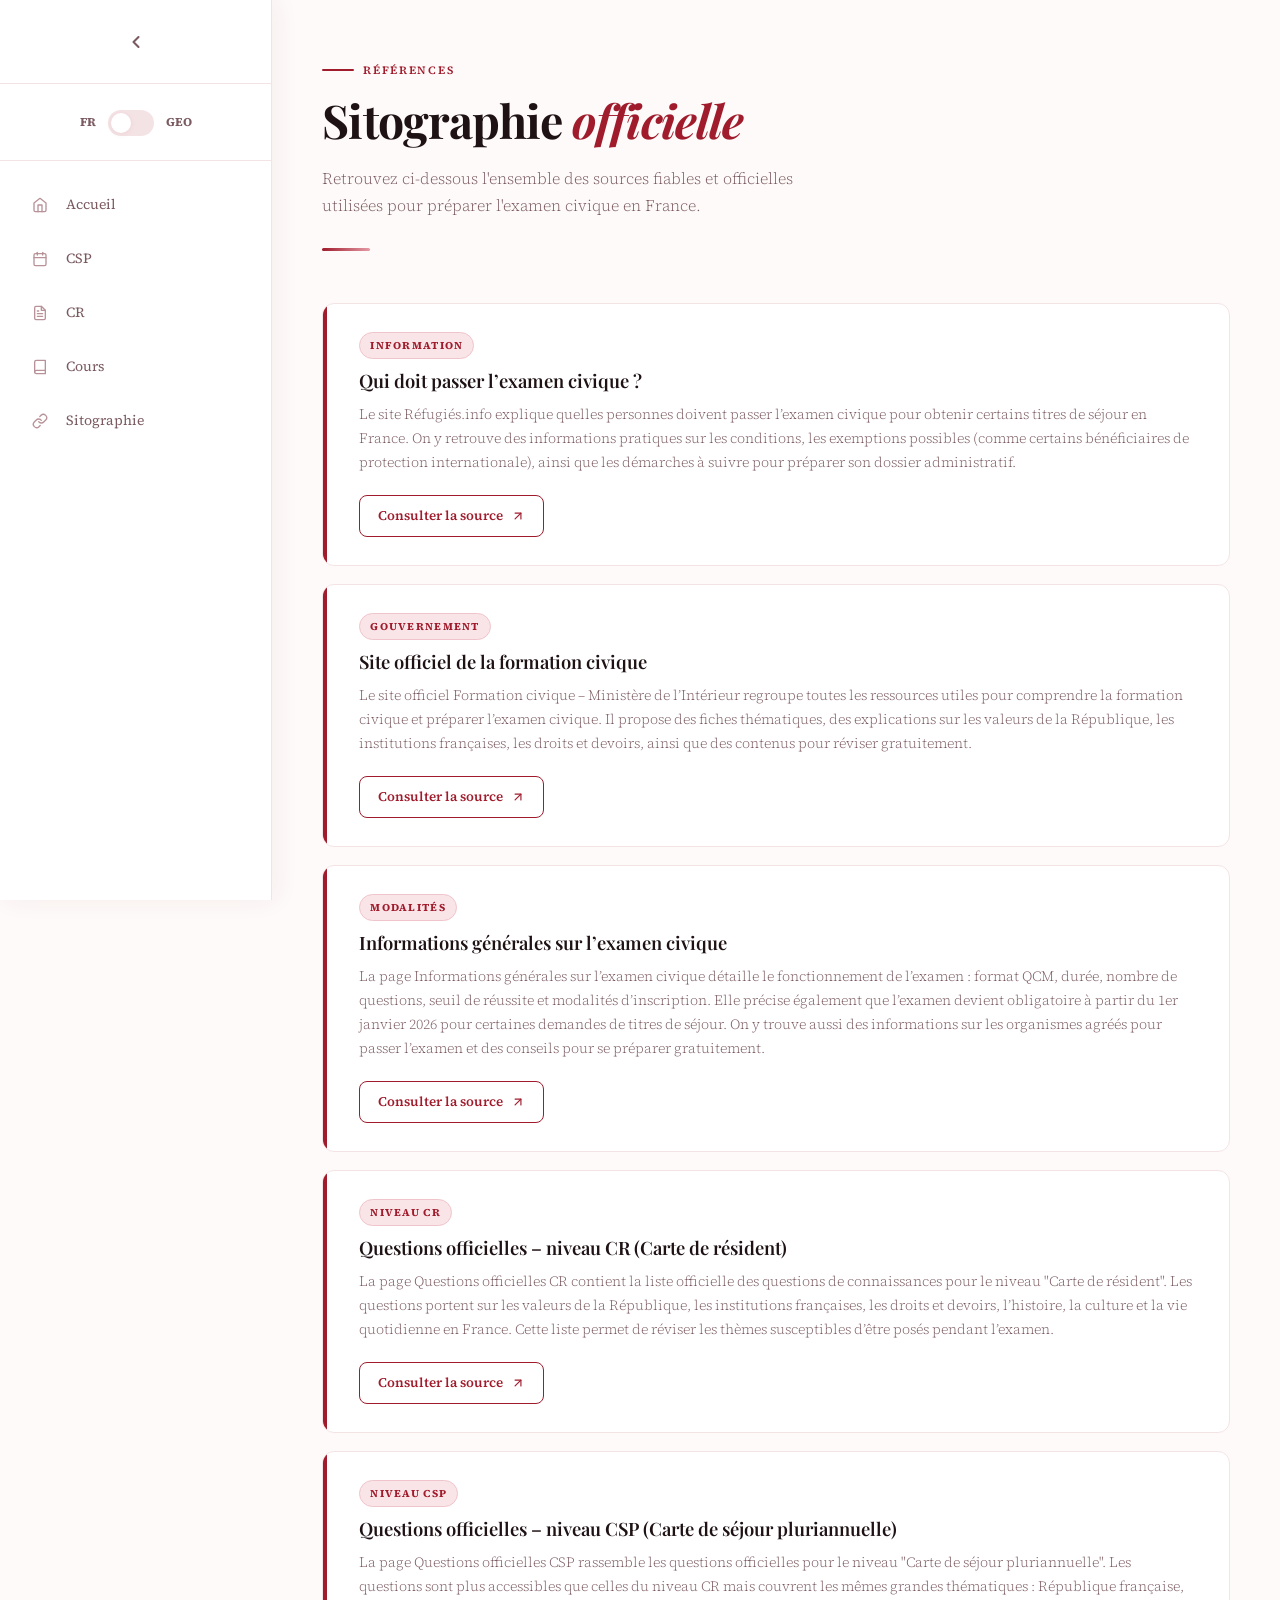
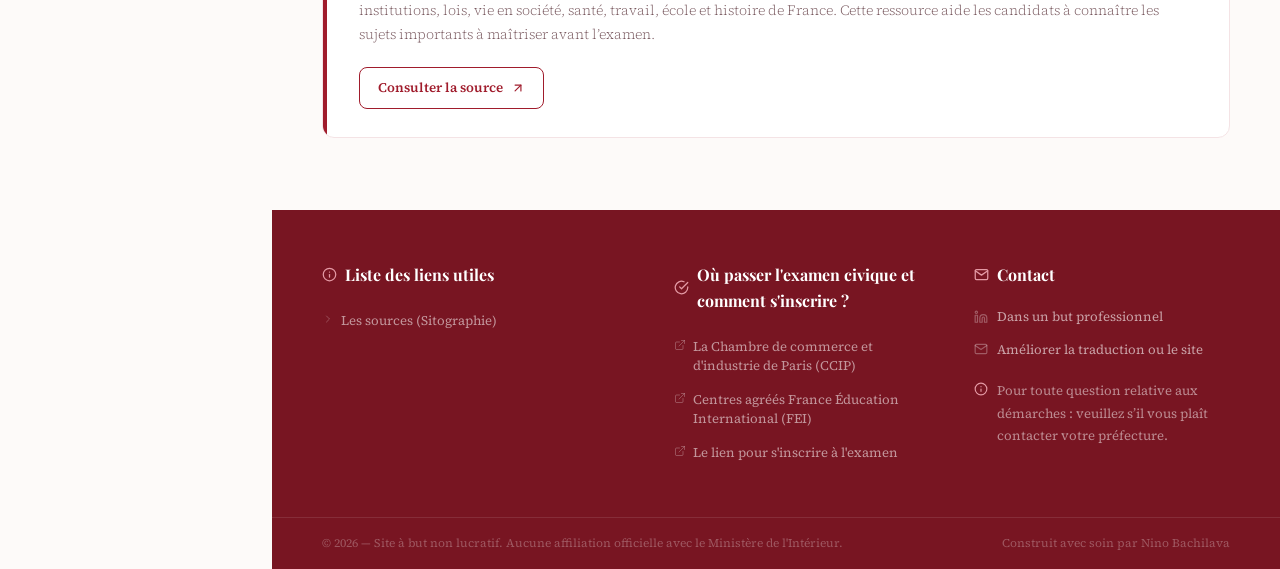
<file: public/pages/source.html>
<!DOCTYPE html>
<html lang="fr">
<head>
  <meta charset="UTF-8">
  <meta name="viewport" content="width=device-width, initial-scale=1.0">
  <title>Sitographie | საიტები</title>
  
  <link rel="preconnect" href="https://fonts.googleapis.com">
  <link rel="preconnect" href="https://fonts.gstatic.com" crossorigin>
  <link href="https://fonts.googleapis.com/css2?family=Noto+Sans+Georgian:wght@300;400;600;700&family=Playfair+Display:ital,wght@0,600;0,700;1,600&family=Source+Serif+4:wght@300;400;600&display=swap" rel="stylesheet">
  
  <link rel="stylesheet" href="../assets/css/style.css">
  <link rel="stylesheet" href="../assets/css/source.css">
</head>
<body>

  <div id="sidebar-container"></div>

  <div class="page-wrapper">
    <main>
      <div class="page-content">
        
        <header class="page-header">
          <span class="page-eyebrow">
            <span data-lang="fr">Références</span>
            <span data-lang="geo">ცნობარი</span>
          </span>
          <h1 class="page-title">
            <span data-lang="fr">Sitographie <em>officielle</em></span>
            <span data-lang="geo">ოფიციალური <em>საიტები</em></span>
          </h1>
          <p class="page-subtitle">
            <span data-lang="fr">Retrouvez ci-dessous l'ensemble des sources fiables et officielles utilisées pour préparer l'examen civique en France.</span>
            <span data-lang="geo">ქვემოთ მოცემულია ყველა სანდო და ოფიციალური წყარო, რომელიც გამოიყენება საფრანგეთში სამოქალაქო გამოცდის მოსამზადებლად.</span>
          </p>
          <div class="section-divider"></div>
        </header>

        <div class="sources-list">
          
          <article class="source-card">
            <div class="source-card-header">
              <span class="source-tag">
                <span data-lang="fr">Information</span>
                <span data-lang="geo">ინფორმაცია</span>
              </span>
            </div>
            <h2 class="source-title">
              <span data-lang="fr">Qui doit passer l’examen civique ?</span>
              <span data-lang="geo">ვის უნდა ჩააბაროს სამოქალაქო გამოცდა?</span>
            </h2>
            <p class="source-desc">
              <span data-lang="fr">Le site Réfugiés.info explique quelles personnes doivent passer l’examen civique pour obtenir certains titres de séjour en France. On y retrouve des informations pratiques sur les conditions, les exemptions possibles (comme certains bénéficiaires de protection internationale), ainsi que les démarches à suivre pour préparer son dossier administratif.</span>
              <span data-lang="geo">ვებგვერდზე Réfugiés.info განმარტებულია, თუ ვინ უნდა ჩააბაროს სამოქალაქო გამოცდა საფრანგეთში გარკვეული ბინადრობის ნებართვების მისაღებად. იქ მოცემულია პრაქტიკული ინფორმაცია პირობების, შესაძლო გამონაკლისების (როგორიცაა საერთაშორისო დაცვის გარკვეული ბენეფიციარები) შესახებ, ასევე ადმინისტრაციული დოკუმენტაციის მოსამზადებლად საჭირო ნაბიჯები.</span>
            </p>
            <a href="https://refugies.info/fr/demarche/69947fe741807e63ce7a7030?utm_source=chatgpt.com" class="source-cta" target="_blank" rel="noopener">
              <span data-lang="fr">Consulter la source</span>
              <span data-lang="geo">წყაროს ნახვა</span>
              <svg viewBox="0 0 24 24" fill="none" stroke="currentColor" stroke-width="2" stroke-linecap="round" stroke-linejoin="round"><line x1="7" y1="17" x2="17" y2="7"></line><polyline points="7 7 17 7 17 17"></polyline></svg>
            </a>
          </article>

          <article class="source-card">
            <div class="source-card-header">
              <span class="source-tag">
                <span data-lang="fr">Gouvernement</span>
                <span data-lang="geo">მთავრობა</span>
              </span>
            </div>
            <h2 class="source-title">
              <span data-lang="fr">Site officiel de la formation civique</span>
              <span data-lang="geo">სამოქალაქო განათლების ოფიციალური ვებგვერდი</span>
            </h2>
            <p class="source-desc">
              <span data-lang="fr">Le site officiel Formation civique – Ministère de l’Intérieur regroupe toutes les ressources utiles pour comprendre la formation civique et préparer l’examen civique. Il propose des fiches thématiques, des explications sur les valeurs de la République, les institutions françaises, les droits et devoirs, ainsi que des contenus pour réviser gratuitement.</span>
              <span data-lang="geo">შინაგან საქმეთა სამინისტროს ოფიციალურ ვებსაიტზე მოცემულია ყველა სასარგებლო რესურსი სამოქალაქო განათლების გასაგებად და სამოქალაქო გამოცდის მოსამზადებლად. ის გთავაზობთ თემატურ ფურცლებს, განმარტებებს რესპუბლიკის ღირებულებების, საფრანგეთის ინსტიტუტების, უფლებებისა და მოვალეობების შესახებ, ასევე, უფასო სასწავლო მასალას.</span>
            </p>
            <a href="https://formation-civique.interieur.gouv.fr" class="source-cta" target="_blank" rel="noopener">
              <span data-lang="fr">Consulter la source</span>
              <span data-lang="geo">წყაროს ნახვა</span>
              <svg viewBox="0 0 24 24" fill="none" stroke="currentColor" stroke-width="2" stroke-linecap="round" stroke-linejoin="round"><line x1="7" y1="17" x2="17" y2="7"></line><polyline points="7 7 17 7 17 17"></polyline></svg>
            </a>
          </article>

          <article class="source-card">
            <div class="source-card-header">
              <span class="source-tag">
                <span data-lang="fr">Modalités</span>
                <span data-lang="geo">პირობები</span>
              </span>
            </div>
            <h2 class="source-title">
              <span data-lang="fr">Informations générales sur l’examen civique</span>
              <span data-lang="geo">ზოგადი ინფორმაცია სამოქალაქო გამოცდის შესახებ</span>
            </h2>
            <p class="source-desc">
              <span data-lang="fr">La page Informations générales sur l’examen civique détaille le fonctionnement de l’examen : format QCM, durée, nombre de questions, seuil de réussite et modalités d’inscription. Elle précise également que l’examen devient obligatoire à partir du 1er janvier 2026 pour certaines demandes de titres de séjour. On y trouve aussi des informations sur les organismes agréés pour passer l’examen et des conseils pour se préparer gratuitement.</span>
              <span data-lang="geo">სამოქალაქო გამოცდის შესახებ ზოგადი ინფორმაციის გვერდზე დეტალურად არის აღწერილი გამოცდის ფუნქციონირება: მრავალჯერადი არჩევანის ფორმატი, ხანგრძლივობა, კითხვების რაოდენობა, წარმატების ზღვარი და რეგისტრაციის წესი. აქვე მითითებულია, რომ 2026 წლის 1 იანვრიდან, ბინადრობის ნებართვის გარკვეული ტიპის მოთხოვნებისთვის, გამოცდა სავალდებულო გახდება. აქ ასევე შეგიძლიათ იპოვოთ ინფორმაცია იმ ორგანიზაციების შესახებ, რომლებიც უფლებამოსილი არიან ჩაატარონ გამოცდა, ასევე, რჩევები უფასო მოსამზადებლად.</span>
            </p>
            <a href="https://formation-civique.interieur.gouv.fr/examen-civique/informations-générales-sur-lexamen-civique/?utm_source=chatgpt.com" class="source-cta" target="_blank" rel="noopener">
              <span data-lang="fr">Consulter la source</span>
              <span data-lang="geo">წყაროს ნახვა</span>
              <svg viewBox="0 0 24 24" fill="none" stroke="currentColor" stroke-width="2" stroke-linecap="round" stroke-linejoin="round"><line x1="7" y1="17" x2="17" y2="7"></line><polyline points="7 7 17 7 17 17"></polyline></svg>
            </a>
          </article>

          <article class="source-card">
            <div class="source-card-header">
              <span class="source-tag">
                <span data-lang="fr">Niveau CR</span>
                <span data-lang="geo">CR დონე</span>
              </span>
            </div>
            <h2 class="source-title">
              <span data-lang="fr">Questions officielles – niveau CR (Carte de résident)</span>
              <span data-lang="geo">ოფიციალური შეკითხვები – CR დონე (რეზიდენტის ბარათი)</span>
            </h2>
            <p class="source-desc">
              <span data-lang="fr">La page Questions officielles CR contient la liste officielle des questions de connaissances pour le niveau "Carte de résident". Les questions portent sur les valeurs de la République, les institutions françaises, les droits et devoirs, l’histoire, la culture et la vie quotidienne en France. Cette liste permet de réviser les thèmes susceptibles d’être posés pendant l’examen.</span>
              <span data-lang="geo">ოფიციალური შეკითხვების CR გვერდი შეიცავს ცოდნის შეკითხვების ოფიციალურ სიას „რეზიდენტის ბარათის“ დონისთვის. შეკითხვები ეხება რესპუბლიკის ღირებულებებს, საფრანგეთის ინსტიტუტებს, უფლებებსა და მოვალეობებს, ისტორიას, კულტურას და ყოველდღიურ ცხოვრებას საფრანგეთში. ეს სია საშუალებას გაძლევთ გადახედოთ თემებს, რომლებიც, სავარაუდოდ, გამოცდის დროს იქნება დასმული.</span>
            </p>
            <a href="https://formation-civique.interieur.gouv.fr/examen-civique/liste-officielle-des-questions-de-connaissance-cr/?utm_source=chatgpt.com" class="source-cta" target="_blank" rel="noopener">
              <span data-lang="fr">Consulter la source</span>
              <span data-lang="geo">წყაროს ნახვა</span>
              <svg viewBox="0 0 24 24" fill="none" stroke="currentColor" stroke-width="2" stroke-linecap="round" stroke-linejoin="round"><line x1="7" y1="17" x2="17" y2="7"></line><polyline points="7 7 17 7 17 17"></polyline></svg>
            </a>
          </article>

          <article class="source-card">
            <div class="source-card-header">
              <span class="source-tag">
                <span data-lang="fr">Niveau CSP</span>
                <span data-lang="geo">CSP დონე</span>
              </span>
            </div>
            <h2 class="source-title">
              <span data-lang="fr">Questions officielles – niveau CSP (Carte de séjour pluriannuelle)</span>
              <span data-lang="geo">ოფიციალური შეკითხვები – CSP დონე (მრავალწლიანი ბინადრობის ბარათი)</span>
            </h2>
            <p class="source-desc">
              <span data-lang="fr">La page Questions officielles CSP rassemble les questions officielles pour le niveau "Carte de séjour pluriannuelle". Les questions sont plus accessibles que celles du niveau CR mais couvrent les mêmes grandes thématiques : République française, institutions, lois, vie en société, santé, travail, école et histoire de France. Cette ressource aide les candidats à connaître les sujets importants à maîtriser avant l’examen.</span>
              <span data-lang="geo">ოფიციალური შეკითხვების CSP გვერდზე თავმოყრილია ოფიციალური შეკითხვები „რამდენიმე წლიანი ბინადრობის ბარათის“ დონისთვის. შეკითხვები უფრო ადვილად გასაგებია, ვიდრე CR დონის შეკითხვები, მაგრამ ისინი მოიცავს იმავე ძირითად თემებს: საფრანგეთის რესპუბლიკა, ინსტიტუტები, კანონები, საზოგადოებრივი ცხოვრება, ჯანმრთელობა, სამუშაო, სკოლა და საფრანგეთის ისტორია. ეს რესურსი ეხმარება კანდიდატებს, რომ იცოდნენ, რა მნიშვნელოვანი თემები უნდა დაეუფლონ გამოცდამდე.</span>
            </p>
            <a href="https://formation-civique.interieur.gouv.fr/examen-civique/liste-officielle-des-questions-de-connaissance-csp/" class="source-cta" target="_blank" rel="noopener">
              <span data-lang="fr">Consulter la source</span>
              <span data-lang="geo">წყაროს ნახვა</span>
              <svg viewBox="0 0 24 24" fill="none" stroke="currentColor" stroke-width="2" stroke-linecap="round" stroke-linejoin="round"><line x1="7" y1="17" x2="17" y2="7"></line><polyline points="7 7 17 7 17 17"></polyline></svg>
            </a>
          </article>

        </div>
      </div>
    </main>

    <div id="footer-container"></div>
  </div>

  <script src="../assets/js/sidebar.js"></script>
  <script src="../assets/js/lang.js"></script>
  <script src="../assets/js/utils/utils.js"></script>
</body>
</html>
</file>
<file: public/assets/css/style.css>
/* ═══════════════════════════════════════════
   IMPORTS DES COMPOSANTS
═══════════════════════════════════════════ */
@import url('sidebar.css');
@import url('footer.css');

/* ═══════════════════════════════════════════
   DESIGN TOKENS (Variables)
═══════════════════════════════════════════ */
:root {
  --crimson:       #A01C2C;
  --crimson-dark:  #781522;
  --crimson-mid:   #c02535;
  --crimson-glow:  rgba(160,28,44,0.15);
  --rose:          #F9E4E7;
  --rose-mid:      #f0c4cb;
  --rose-deep:     #e49aa5;
  --surface:       #FDFAF9;
  --surface-2:     #ffffff;
  --border:        #F4E3E5; /* Plus clair pour affiner l'aspect des bordures */
  --text:          #1e1214;
  --text-muted:    #7a5a60;
  --text-light:    #b89298;
  
  --sidebar-w:     272px;
  --sidebar-collapsed-w: 80px;
  --header-h:      60px;
  
  --radius:        12px;
  --radius-sm:     8px;
  --shadow-sm:     0 1px 6px rgba(160,28,44,0.08);
  --shadow:        0 4px 20px rgba(160,28,44,0.12);
  --shadow-lg:     0 8px 40px rgba(160,28,44,0.16);
  --transition:    0.22s ease;
}

/* ═══════════════════════════════════════════
   RESET & BASE
═══════════════════════════════════════════ */
*, *::before, *::after { 
  box-sizing: border-box; 
  margin: 0; 
  padding: 0; 
}

html { 
  scroll-behavior: smooth; 
  -webkit-font-smoothing: antialiased; 
}

body {
  font-family: 'Source Serif 4', Georgia, serif;
  background: var(--surface);
  color: var(--text);
  line-height: 1.65;
  min-height: 100vh;
  display: flex;
  flex-direction: column;
}

/* ═══════════════════════════════════════════
   GESTION DES LANGUES (Magie CSS)
═══════════════════════════════════════════ */
/* Typographie Géorgienne */
body.is-georgian,
body.is-georgian [data-lang="fr"],
body.is-georgian .nav-item span,
body.is-georgian .lang-label {
  font-family: 'Noto Sans Georgian', sans-serif;
}

/* Affichage strict des blocs de langue */
body:not(.is-georgian) [data-lang="geo"] { display: none !important; }
body.is-georgian [data-lang="fr"] { display: none !important; }

/* ═══════════════════════════════════════════
   LAYOUT GLOBAL
═══════════════════════════════════════════ */
.page-wrapper {
  margin-left: var(--sidebar-w);
  min-height: 100vh;
  display: flex; 
  flex-direction: column;
  transition: margin-left var(--transition);
}

.page-wrapper.sidebar-collapsed {
  margin-left: var(--sidebar-collapsed-w);
}

main { 
  flex: 1; 
}

/* Container pour tes futures pages (Élargi à 1200px) */
.page-content {
  padding: 52px 5% 72px; /* Marges latérales en pourcentage */
  max-width: 1200px;     /* Plus large */
  width: 100%;
  margin: 0 auto;        /* Centré */
}

/* ═══════════════════════════════════════════
   BOUTON MENU MOBILE (Caché par défaut)
═══════════════════════════════════════════ */
#mobile-menu-toggle {
  display: none;
  position: fixed;
  top: 15px; left: 15px;
  z-index: 1100;
  background: var(--surface-2);
  color: var(--crimson);
  border: 1px solid var(--border);
  padding: 8px;
  border-radius: var(--radius-sm);
  box-shadow: var(--shadow-sm);
  cursor: pointer;
  transition: background var(--transition), color var(--transition);
}

#mobile-menu-toggle:hover {
  background: var(--rose);
}

/* ═══════════════════════════════════════════
   RESPONSIVE GLOBAL
═══════════════════════════════════════════ */
@media (max-width: 960px) {
  .page-wrapper, .page-wrapper.sidebar-collapsed { margin-left: 0; }
  .page-content { padding: 80px 24px 56px; } 
  #mobile-menu-toggle { display: block; }    
}
</file>
<file: public/assets/css/acceuil.css>
/* ═══════════════════════════════════════════
   EN-TÊTE DE LA PAGE
═══════════════════════════════════════════ */
.page-header { 
  margin-bottom: 40px; 
}

.page-eyebrow {
  display: inline-flex; 
  align-items: center; 
  gap: 9px;
  font-size: 0.7rem;
  text-transform: uppercase;
  letter-spacing: 0.15em;
  color: var(--crimson);
  font-weight: 600;
  margin-bottom: 16px;
}

.page-eyebrow::before {
  content: '';
  display: block;
  width: 32px; height: 2px;
  background: var(--crimson);
  border-radius: 2px;
}

.page-title {
  font-family: 'Playfair Display', serif;
  font-size: clamp(2rem, 3.8vw, 2.9rem);
  line-height: 1.12;
  color: var(--text);
  margin-bottom: 28px;
  letter-spacing: -0.02em;
}

.page-title em {
  color: var(--crimson);
  font-style: italic;
}

/* ═══════════════════════════════════════════
   NAVIGATION PAR ONGLETS (TABS)
═══════════════════════════════════════════ */
.page-tabs {
  display: flex;
  gap: 24px;
  border-bottom: 1px solid var(--border);
  margin-bottom: 32px;
  overflow-x: auto;
  -webkit-overflow-scrolling: touch; /* Pour un défilement fluide sur mobile */
}

.tab-btn {
  background: transparent;
  border: none;
  border-bottom: 2px solid transparent;
  padding: 0 8px 12px;
  font-family: 'Source Serif 4', Georgia, serif;
  font-size: 0.95rem;
  font-weight: 600;
  color: var(--text-light);
  cursor: pointer;
  transition: all var(--transition);
  white-space: nowrap;
}

.tab-btn:hover {
  color: var(--crimson-mid);
}

.tab-btn.active {
  color: var(--crimson);
  border-bottom-color: var(--crimson);
}

/* Les panneaux de contenu */
.tab-pane {
  display: none;
}

.tab-pane.active {
  display: block;
  animation: fadeSlideUp 0.4s ease both;
}

/* ═══════════════════════════════════════════
   BLOCS DE CONTENU
═══════════════════════════════════════════ */
.content-block {
  margin-bottom: 48px;
  border: 1px solid var(--border);
  border-radius: var(--radius);
  padding: 32px;
  background: var(--surface-2);
}

.block-title {
  font-family: 'Playfair Display', serif;
  font-size: 1.6rem;
  color: var(--crimson-dark);
  margin-bottom: 20px;
  line-height: 1.3;
  border-bottom: 1px dashed var(--border);
  padding-bottom: 12px;
}

.sub-title {
  font-size: 1.1rem;
  color: var(--text);
  margin-bottom: 12px;
  font-weight: 600;
}

.content-block p {
  color: var(--text-muted);
  margin-bottom: 16px;
  line-height: 1.7;
}

.content-block p strong {
  color: var(--text);
}

/* Préface : Style "Citation/Blockquote" */
.preface-block {
  border-left: 4px solid var(--crimson);
  box-shadow: var(--shadow-sm);
}

.preface-block .block-title {
  border-bottom: none;
  padding-bottom: 0;
  color: var(--crimson);
}

/* ═══════════════════════════════════════════
   LISTES
═══════════════════════════════════════════ */
.styled-list {
  list-style: none;
  margin-bottom: 24px;
}

.styled-list li {
  position: relative;
  padding-left: 24px;
  margin-bottom: 10px;
  color: var(--text-muted);
  line-height: 1.6;
}

.styled-list li::before {
  content: '•';
  position: absolute;
  left: 0;
  top: 0;
  color: var(--crimson);
  font-size: 1.2rem;
  font-weight: bold;
}

/* ═══════════════════════════════════════════
   BOÎTES D'ALERTE / INFO
═══════════════════════════════════════════ */
.alert-box {
  display: flex;
  align-items: flex-start;
  gap: 16px;
  background: var(--rose);
  border: 1px solid var(--rose-mid);
  padding: 20px 24px;
  border-radius: var(--radius-sm);
  margin: 24px 0;
  color: var(--crimson-dark);
}

.alert-box svg {
  width: 24px;
  height: 24px;
  flex-shrink: 0;
  stroke: var(--crimson);
  margin-top: 2px;
}

.alert-info {
  background: var(--surface);
  border-color: var(--border);
  box-shadow: var(--shadow-sm);
  color: var(--text-muted);
}

.alert-info svg {
  stroke: var(--text-light);
}

/* ═══════════════════════════════════════════
   CARTES DES THÈMES
═══════════════════════════════════════════ */
.themes-block {
  display: flex;
  flex-direction: column;
  gap: 20px;
  background: transparent;
  border: none;
  padding: 0;
}

.theme-card {
  background: var(--surface-2);
  border: 1px solid var(--border);
  padding: 24px 28px;
  border-radius: var(--radius);
  transition: transform var(--transition), box-shadow var(--transition);
}

.theme-card:hover {
  transform: translateY(-2px);
  box-shadow: var(--shadow);
  border-color: var(--rose-deep);
}

.theme-title {
  font-family: 'Playfair Display', serif;
  font-size: 1.2rem;
  color: var(--crimson);
  margin-bottom: 16px;
}

.theme-card .styled-list {
  margin-bottom: 0;
}

/* ═══════════════════════════════════════════
   ANIMATIONS
═══════════════════════════════════════════ */
@keyframes fadeSlideUp {
  from { opacity: 0; transform: translateY(12px); }
  to   { opacity: 1; transform: translateY(0); }
}

/* ═══════════════════════════════════════════
   RESPONSIVE ACCEUIL
═══════════════════════════════════════════ */
@media (max-width: 768px) {
  .content-block { padding: 20px; margin-bottom: 24px; }
  .theme-card { padding: 20px; }
  .page-tabs { gap: 16px; }
  .block-title { font-size: 1.3rem; }
}
</file>
<file: public/assets/css/cours.css>
/* ═══════════════════════════════════════════
   EN-TÊTE ET INTRO
═══════════════════════════════════════════ */
.page-header { margin-bottom: 40px; }

.page-eyebrow {
  display: inline-flex; align-items: center; gap: 9px;
  font-size: 0.7rem; text-transform: uppercase;
  letter-spacing: 0.15em; color: var(--crimson);
  font-weight: 600; margin-bottom: 16px;
}
.page-eyebrow::before {
  content: ''; display: block; width: 32px; height: 2px;
  background: var(--crimson); border-radius: 2px;
}

.page-title {
  font-family: 'Playfair Display', serif;
  font-size: clamp(2rem, 3.8vw, 2.9rem);
  line-height: 1.12; color: var(--text);
  margin-bottom: 18px; letter-spacing: -0.02em;
}
.page-title em { color: var(--crimson); font-style: italic; }

.section-divider {
  width: 48px; height: 3px;
  background: linear-gradient(to right, var(--crimson), var(--rose-deep));
  border-radius: 3px; margin: 28px 0;
}

.intro-block {
  background: var(--surface-2); padding: 32px;
  border-radius: var(--radius);
  border-left: 4px solid var(--crimson);
  box-shadow: var(--shadow-sm); margin-bottom: 40px;
  animation: fadeSlideUp 0.4s ease both;
  border: 1px solid var(--border);
}
.intro-block p { color: var(--text-muted); margin-bottom: 16px; line-height: 1.7; }
.intro-block p:last-child { margin-bottom: 0; }

.main-link {
  display: inline-flex; align-items: center; gap: 8px;
  color: var(--crimson); font-weight: 600;
  text-decoration: none; padding: 10px 16px;
  background: var(--rose); border-radius: var(--radius-sm);
  margin-bottom: 16px; transition: background var(--transition);
}
.main-link:hover { background: var(--rose-mid); }
.main-link svg { width: 18px; height: 18px; }

/* ═══════════════════════════════════════════
   ACCORDÉON DES THÈMES
═══════════════════════════════════════════ */
.themes-accordion-container {
  display: flex; flex-direction: column; gap: 16px;
  animation: fadeSlideUp 0.5s ease both; animation-delay: 0.1s;
}

.theme-accordion {
  background: var(--surface-2);
  border: 1px solid var(--border);
  border-radius: var(--radius);
  overflow: hidden;
  transition: box-shadow var(--transition);
}
.theme-accordion:hover { box-shadow: var(--shadow-sm); border-color: var(--rose-mid); }
.theme-accordion[open] { border-color: var(--rose-deep); box-shadow: var(--shadow); }

/* Bouton du titre (Summary) */
.theme-summary {
  display: flex; align-items: center; gap: 16px;
  padding: 24px; cursor: pointer; list-style: none;
  font-family: 'Playfair Display', serif; font-size: 1.3rem;
  color: var(--crimson-dark); font-weight: 600;
  user-select: none; transition: background var(--transition);
}
.theme-summary::-webkit-details-marker { display: none; }
.theme-summary:hover { background: var(--surface); }

.theme-number {
  display: flex; align-items: center; justify-content: center;
  width: 36px; height: 36px; background: var(--crimson);
  color: #fff; font-size: 1rem; border-radius: 50%;
  flex-shrink: 0; font-family: 'Source Serif 4', serif;
}

.theme-title { flex: 1; }

.chevron {
  width: 24px; height: 24px; stroke: var(--text-light);
  transition: transform 0.3s ease, stroke var(--transition);
}
.theme-accordion[open] .chevron { transform: rotate(180deg); stroke: var(--crimson); }

/* Contenu de l'accordéon */
.theme-content {
  padding: 0 24px 32px;
  border-top: 1px solid var(--border);
  margin-top: -1px; /* Pour masquer la bordure si fermé */
}

/* Bouton d'accès au thème */
.theme-cta {
  display: inline-flex; align-items: center; gap: 8px;
  margin: 24px 0; padding: 10px 20px;
  background: var(--crimson); color: #fff;
  text-decoration: none; border-radius: var(--radius-sm);
  font-weight: 600; font-size: 0.9rem;
  transition: background var(--transition), transform var(--transition);
}
.theme-cta:hover { background: var(--crimson-dark); transform: translateY(-2px); }
.theme-cta svg { width: 16px; height: 16px; }

/* ═══════════════════════════════════════════
   CARTES DES SOUS-THÈMES
═══════════════════════════════════════════ */
.sub-themes-grid {
  display: grid; grid-template-columns: repeat(auto-fill, minmax(280px, 1fr));
  gap: 20px;
}

.sub-theme-card {
  background: var(--surface);
  border: 1px solid var(--border);
  padding: 20px; border-radius: var(--radius-sm);
}

.sub-theme-card h4 {
  font-size: 1.05rem; color: var(--text);
  margin-bottom: 16px; padding-bottom: 8px;
  border-bottom: 1px dashed var(--border);
}

.topic-list { list-style: none; display: flex; flex-direction: column; gap: 8px; }

.topic-list li a {
  display: flex; align-items: flex-start; gap: 8px;
  text-decoration: none; color: var(--text-muted);
  font-size: 0.88rem; line-height: 1.4;
  transition: color var(--transition);
}
.topic-list li a::before {
  content: '→'; color: var(--rose-deep);
  font-weight: bold; font-family: monospace;
}
.topic-list li a:hover { color: var(--crimson); }
.topic-list li a:hover::before { color: var(--crimson); }

/* ═══════════════════════════════════════════
   ANIMATIONS & RESPONSIVE
═══════════════════════════════════════════ */
@keyframes fadeSlideUp {
  from { opacity: 0; transform: translateY(18px); }
  to   { opacity: 1; transform: translateY(0); }
}

@media (max-width: 768px) {
  .sub-themes-grid { grid-template-columns: 1fr; }
  .theme-summary { font-size: 1.15rem; padding: 18px 20px; }
  .theme-content { padding: 0 20px 24px; }
  .intro-block { padding: 20px; }
}
</file>
<file: public/assets/css/quiz-engine.css>
/* ═══════════════════════════════════════════
   QUIZ ENGINE — Styles complets
   Utilisé par cr.html et csp.html
═══════════════════════════════════════════ */

/* ─── En-tête ───────────────────────────── */
.page-header { margin-bottom: 36px; }
.page-eyebrow { font-size: 0.75rem; font-weight: 700; letter-spacing: 0.12em; text-transform: uppercase; color: var(--crimson); margin-bottom: 8px; }
.page-title { font-size: clamp(1.6rem, 4vw, 2.6rem); font-weight: 700; color: var(--text); line-height: 1.2; margin-bottom: 10px; }
.page-title em { color: var(--crimson); font-style: italic; }
.page-subtitle { color: var(--text-muted); font-size: 0.9rem; }

/* ─── Onglets ───────────────────────────── */
.page-tabs {
    display: flex;
    gap: 4px;
    margin-bottom: 28px;
    border-bottom: 2px solid var(--border);
    padding-bottom: 0;
}
.tab-btn {
    display: flex; align-items: center; gap: 8px;
    padding: 10px 22px;
    border: none; background: transparent;
    color: var(--text-muted);
    font-family: inherit; font-size: 0.9rem; font-weight: 600;
    cursor: pointer;
    border-bottom: 2px solid transparent;
    margin-bottom: -2px;
    transition: color .2s, border-color .2s;
}
.tab-btn:hover { color: var(--crimson); }
.tab-btn.active { color: var(--crimson); border-bottom-color: var(--crimson); }

/* ─── Bloc config ───────────────────────── */
.content-block {
    background: white;
    border: 1px solid var(--border);
    border-radius: var(--radius);
    padding: 28px;
    margin-bottom: 28px;
    box-shadow: var(--shadow-sm);
}

/* ─── Tuiles de mode ────────────────────── */
.mode-tiles {
    display: grid;
    grid-template-columns: repeat(3, 1fr);
    gap: 12px;
    margin-bottom: 24px;
}
.mode-tile {
    border: 2px solid var(--border);
    border-radius: var(--radius);
    padding: 20px 14px 18px;
    cursor: pointer;
    text-align: center;
    background: white;
    transition: border-color .2s, background .2s, transform .1s;
    user-select: none;
}
.mode-tile:hover { border-color: var(--crimson); background: var(--rose); transform: translateY(-2px); }
.mode-tile.active {
    border-color: var(--crimson);
    background: var(--rose);
    box-shadow: 0 0 0 3px var(--crimson-glow);
}
.tile-icon {
    display: flex; justify-content: center; align-items: center;
    margin-bottom: 10px; color: var(--crimson);
}
.tile-title {
    display: block;
    font-weight: 700; font-size: 0.95rem;
    color: var(--text); margin-bottom: 4px;
}
.tile-desc {
    display: block;
    font-size: 0.78rem; color: var(--text-muted); line-height: 1.4;
}

/* ─── Ligne de config (thème / correction) ─ */
.config-row {
    display: flex; align-items: center; gap: 14px;
    margin-bottom: 16px;
}
.config-row label {
    font-size: 0.8rem; font-weight: 700; letter-spacing: .07em;
    text-transform: uppercase; color: var(--crimson);
    white-space: nowrap; min-width: 100px;
}
.config-select {
    flex: 1;
    padding: 9px 36px 9px 14px;
    border: 1px solid var(--border);
    border-radius: var(--radius-sm);
    background: white;
    color: var(--text);
    font-family: inherit; font-size: 0.9rem;
    cursor: pointer; appearance: none;
    background-image: url("data:image/svg+xml,%3Csvg xmlns='http://www.w3.org/2000/svg' width='12' height='8'%3E%3Cpath d='M1 1l5 5 5-5' stroke='%23A01C2C' stroke-width='1.5' fill='none'/%3E%3C/svg%3E");
    background-repeat: no-repeat;
    background-position: right 12px center;
}
.config-select:focus { outline: 2px solid var(--crimson); outline-offset: 2px; }

/* ─── Bouton start ──────────────────────── */
.main-btn {
    display: inline-flex; align-items: center; gap: 8px;
    background: var(--crimson); color: white; border: none;
    padding: 13px 28px; border-radius: var(--radius-sm);
    cursor: pointer; font-family: inherit; font-size: .95rem; font-weight: 700;
    transition: background .2s, transform .1s;
}
.main-btn:hover { background: var(--crimson-dark); transform: translateY(-1px); }
.main-btn:active { transform: translateY(0); }
.start-btn { width: 100%; justify-content: center; padding: 15px; font-size: 1rem; margin-top: 8px; }

/* ─── Progression ───────────────────────── */
.progress-label { text-align: right; font-size: .8rem; color: var(--text-muted); margin-bottom: 6px; }
.progress-bar { height: 6px; background: var(--border); border-radius: 99px; overflow: hidden; margin-bottom: 28px; }
.progress-fill { height: 100%; background: var(--crimson); border-radius: 99px; width: 0%; transition: width .4s ease; }

/* ─── Question ──────────────────────────── */
.question-box {
    background: white; border: 1px solid var(--border);
    border-radius: var(--radius); padding: 28px;
    box-shadow: var(--shadow-sm);
}
.question-number {
    font-size: .75rem; font-weight: 700; letter-spacing: .1em;
    text-transform: uppercase; color: var(--crimson); margin-bottom: 12px;
}
.question-text {
    font-size: clamp(1rem, 2.5vw, 1.2rem);
    font-weight: 600; color: var(--text);
    line-height: 1.55; margin-bottom: 24px;
}

/* ─── Options ───────────────────────────── */
.options-grid {
    display: grid; grid-template-columns: 1fr 1fr;
    gap: 12px; margin-bottom: 20px;
}
.option-card {
    display: block; width: 100%; text-align: left;
    padding: 16px 18px;
    border: 1.5px solid var(--border); border-radius: var(--radius-sm);
    background: white; color: var(--text);
    font-family: inherit; font-size: .9rem; line-height: 1.4;
    cursor: pointer; transition: border-color .2s, background .2s, transform .1s;
}
.option-card:hover:not(:disabled) { border-color: var(--crimson); background: var(--rose); transform: translateY(-1px); }
.option-card:disabled { cursor: default; }
.option-card .opt-geo { display: block; font-size: .78rem; color: var(--text-muted); margin-top: 4px; }
.option-card.correct { background: #d4edda; border-color: #28a745; color: #155724; }
.option-card.wrong   { background: #f8d7da; border-color: #dc3545; color: #721c24; }

/* ─── Feedback ──────────────────────────── */
.feedback-box {
    display: flex; align-items: flex-start; gap: 12px;
    background: var(--rose);
    border: 1px solid var(--rose-mid);
    border-left: 4px solid var(--crimson);
    border-radius: var(--radius-sm);
    padding: 16px 18px; margin-top: 20px;
    font-size: .9rem; line-height: 1.6; color: var(--text);
}
.feedback-box::before { content: none; }

/* ─── Bouton quitter ────────────────────── */
.quiz-header {
    display: flex; justify-content: flex-end;
    margin-bottom: 14px;
}
.quit-btn {
    display: inline-flex; align-items: center; gap: 6px;
    background: none; border: 1px solid var(--border);
    padding: 6px 14px; border-radius: var(--radius-sm);
    color: var(--text-muted); font-family: inherit; font-size: 0.85rem;
    cursor: pointer; transition: color .2s, border-color .2s;
}
.quit-btn:hover { color: var(--crimson); border-color: var(--crimson); }

/* ─── Navigation ────────────────────────── */
.nav-row { display: flex; justify-content: flex-end; margin-top: 20px; }

/* ─── Résultats ─────────────────────────── */
.results-box {
    text-align: center; padding: 48px 24px;
    background: white; border: 1px solid var(--border);
    border-radius: var(--radius); box-shadow: var(--shadow);
}
.score-circle {
    display: inline-flex; align-items: center; justify-content: center;
    width: 120px; height: 120px; border-radius: 50%;
    font-size: 2rem; font-weight: 800; margin: 0 auto 24px;
}
.score-circle.pass { background: #d4edda; color: #155724; border: 4px solid #28a745; }
.score-circle.fail { background: #f8d7da; color: #721c24; border: 4px solid #dc3545; }
.results-title { font-size: 1.6rem; font-weight: 700; margin-bottom: 12px; }
.results-score { font-size: 1rem; color: var(--text-muted); }

/* ─── Flashcards ────────────────────────── */
.flashcard {
    perspective: 1000px; width: 100%; min-height: 340px;
    cursor: pointer; user-select: none;
}
.flashcard-inner {
    position: relative; width: 100%; min-height: 340px;
    transition: transform .55s cubic-bezier(.4,0,.2,1);
    transform-style: preserve-3d;
}
.flashcard.flipped .flashcard-inner { transform: rotateY(180deg); }

.card-front, .card-back {
    position: absolute; inset: 0; backface-visibility: hidden;
    display: flex; flex-direction: column;
    align-items: center; justify-content: center;
    padding: 40px; border-radius: var(--radius);
    border: 1.5px solid var(--border); box-shadow: var(--shadow);
    background: white; text-align: center;
}
.card-back { transform: rotateY(180deg); background: var(--rose); border-color: var(--rose-mid); }

.card-question { font-size: clamp(1rem,2.5vw,1.3rem); font-weight: 600; color: var(--text); line-height: 1.5; margin-bottom: 20px; }
.card-hint { font-size: .8rem; color: var(--text-light); font-style: italic; }
.card-answer { font-size: clamp(1rem,2.5vw,1.2rem); font-weight: 700; color: var(--crimson); line-height: 1.5; margin-bottom: 16px; }
.card-divider { width: 60px; border: none; border-top: 2px solid var(--rose-mid); margin: 0 auto 16px; }
.card-remark { font-size: .85rem; color: var(--text-muted); line-height: 1.6; font-style: italic; }

/* ─── Responsive ────────────────────────── */
@media (max-width: 768px) {
    .mode-tiles { grid-template-columns: 1fr; }
    .options-grid { grid-template-columns: 1fr; }
    .question-box, .content-block { padding: 20px; }
    .card-front, .card-back { padding: 28px 20px; }
    .config-row { flex-direction: column; align-items: flex-start; }
    .config-row label { min-width: unset; }
    .config-select { width: 100%; }
}
@media (max-width: 480px) {
    .mode-tiles { grid-template-columns: 1fr; }
}
</file>
<file: public/assets/css/source.css>
/* ═══════════════════════════════════════════
   EN-TÊTE DE LA PAGE SOURCE
═══════════════════════════════════════════ */
.page-header { 
  margin-bottom: 52px; 
}

.page-eyebrow {
  display: inline-flex; 
  align-items: center; 
  gap: 9px;
  font-size: 0.7rem;
  text-transform: uppercase;
  letter-spacing: 0.15em;
  color: var(--crimson);
  font-weight: 600;
  margin-bottom: 16px;
}

.page-eyebrow::before {
  content: '';
  display: block;
  width: 32px; height: 2px;
  background: var(--crimson);
  border-radius: 2px;
}

.page-title {
  font-family: 'Playfair Display', serif;
  font-size: clamp(2rem, 3.8vw, 2.9rem);
  line-height: 1.12;
  color: var(--text);
  margin-bottom: 18px;
  letter-spacing: -0.02em;
}

.page-title em {
  color: var(--crimson);
  font-style: italic;
}

.page-subtitle {
  font-size: 1rem;
  color: var(--text-muted);
  max-width: 520px;
  line-height: 1.7;
  font-weight: 300;
}

.section-divider {
  width: 48px; height: 3px;
  background: linear-gradient(to right, var(--crimson), var(--rose-deep));
  border-radius: 3px;
  margin: 28px 0;
}

/* ═══════════════════════════════════════════
   CARTES DE SOURCES (Design + Animation)
═══════════════════════════════════════════ */
.sources-list {
  display: flex;
  flex-direction: column;
  gap: 18px;
}

.source-card {
  background: var(--surface-2);
  border: 1px solid var(--border);
  border-radius: var(--radius);
  padding: 28px 32px 28px 36px;
  position: relative;
  overflow: hidden;
  transition: box-shadow var(--transition), transform var(--transition), border-color var(--transition);
  animation: fadeSlideUp 0.45s ease both;
}

/* Effet cascade pour l'apparition des cartes */
.source-card:nth-child(1) { animation-delay: 0.04s; }
.source-card:nth-child(2) { animation-delay: 0.10s; }
.source-card:nth-child(3) { animation-delay: 0.16s; }
.source-card:nth-child(4) { animation-delay: 0.22s; }
.source-card:nth-child(5) { animation-delay: 0.28s; }

.source-card::before {
  content: '';
  position: absolute;
  top: 0; left: 0;
  width: 4px; height: 100%;
  background: var(--crimson);
  border-radius: 4px 0 0 4px;
}

.source-card:hover {
  box-shadow: var(--shadow);
  transform: translateY(-2px);
  border-color: var(--rose-deep);
}

.source-card-header {
  display: flex;
  align-items: flex-start;
  justify-content: space-between;
  gap: 16px;
  margin-bottom: 10px;
  flex-wrap: wrap;
}

.source-tag {
  display: inline-flex; 
  align-items: center; 
  gap: 5px;
  font-size: 0.66rem;
  text-transform: uppercase;
  letter-spacing: 0.12em;
  font-weight: 700;
  color: var(--crimson);
  background: var(--rose);
  border: 1px solid var(--rose-mid);
  padding: 4px 10px;
  border-radius: 20px;
}

.source-title {
  font-family: 'Playfair Display', serif;
  font-size: 1.15rem;
  color: var(--text);
  margin-bottom: 10px;
  line-height: 1.3;
  font-weight: 600;
}

.source-desc {
  font-size: 0.88rem;
  color: var(--text-muted);
  line-height: 1.7;
  margin-bottom: 20px;
  font-weight: 300;
}

.source-cta {
  display: inline-flex; 
  align-items: center; 
  gap: 8px;
  padding: 9px 18px;
  background: transparent;
  border: 1.5px solid var(--crimson);
  border-radius: 8px;
  color: var(--crimson);
  font-size: 0.83rem;
  font-weight: 600;
  text-decoration: none;
  transition: all var(--transition);
  font-family: 'Source Serif 4', serif;
}

.source-cta:hover {
  background: var(--crimson);
  color: #fff;
}

.source-cta svg {
  width: 14px; height: 14px;
  transition: transform var(--transition);
}

.source-cta:hover svg { 
  transform: translate(2px, -2px); 
}

/* ═══════════════════════════════════════════
   ANIMATION D'APPARITION
═══════════════════════════════════════════ */
@keyframes fadeSlideUp {
  from { opacity: 0; transform: translateY(18px); }
  to   { opacity: 1; transform: translateY(0); }
}

/* ═══════════════════════════════════════════
   RESPONSIVE SOURCE
═══════════════════════════════════════════ */
@media (max-width: 768px) {
  .source-card { padding: 22px 20px 22px 26px; }
  .source-title { font-size: 1.05rem; }
}
</file>
